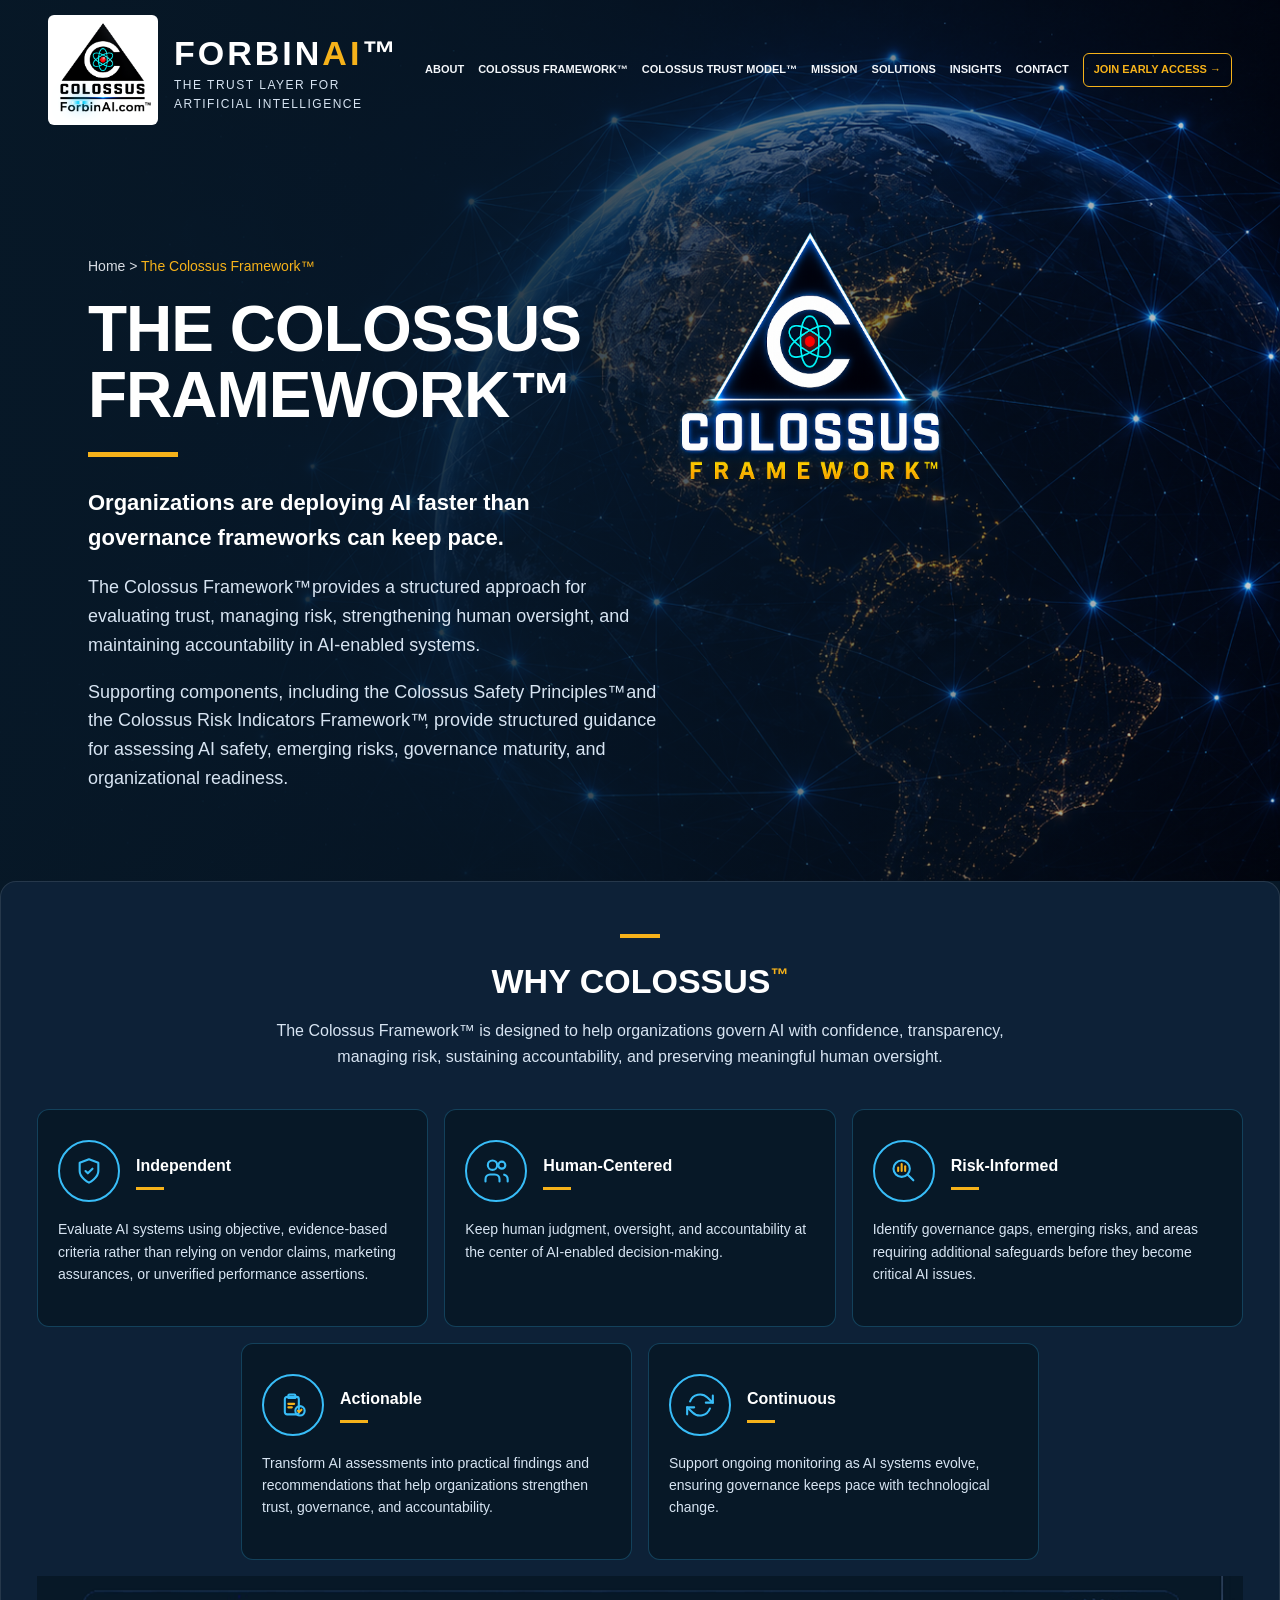
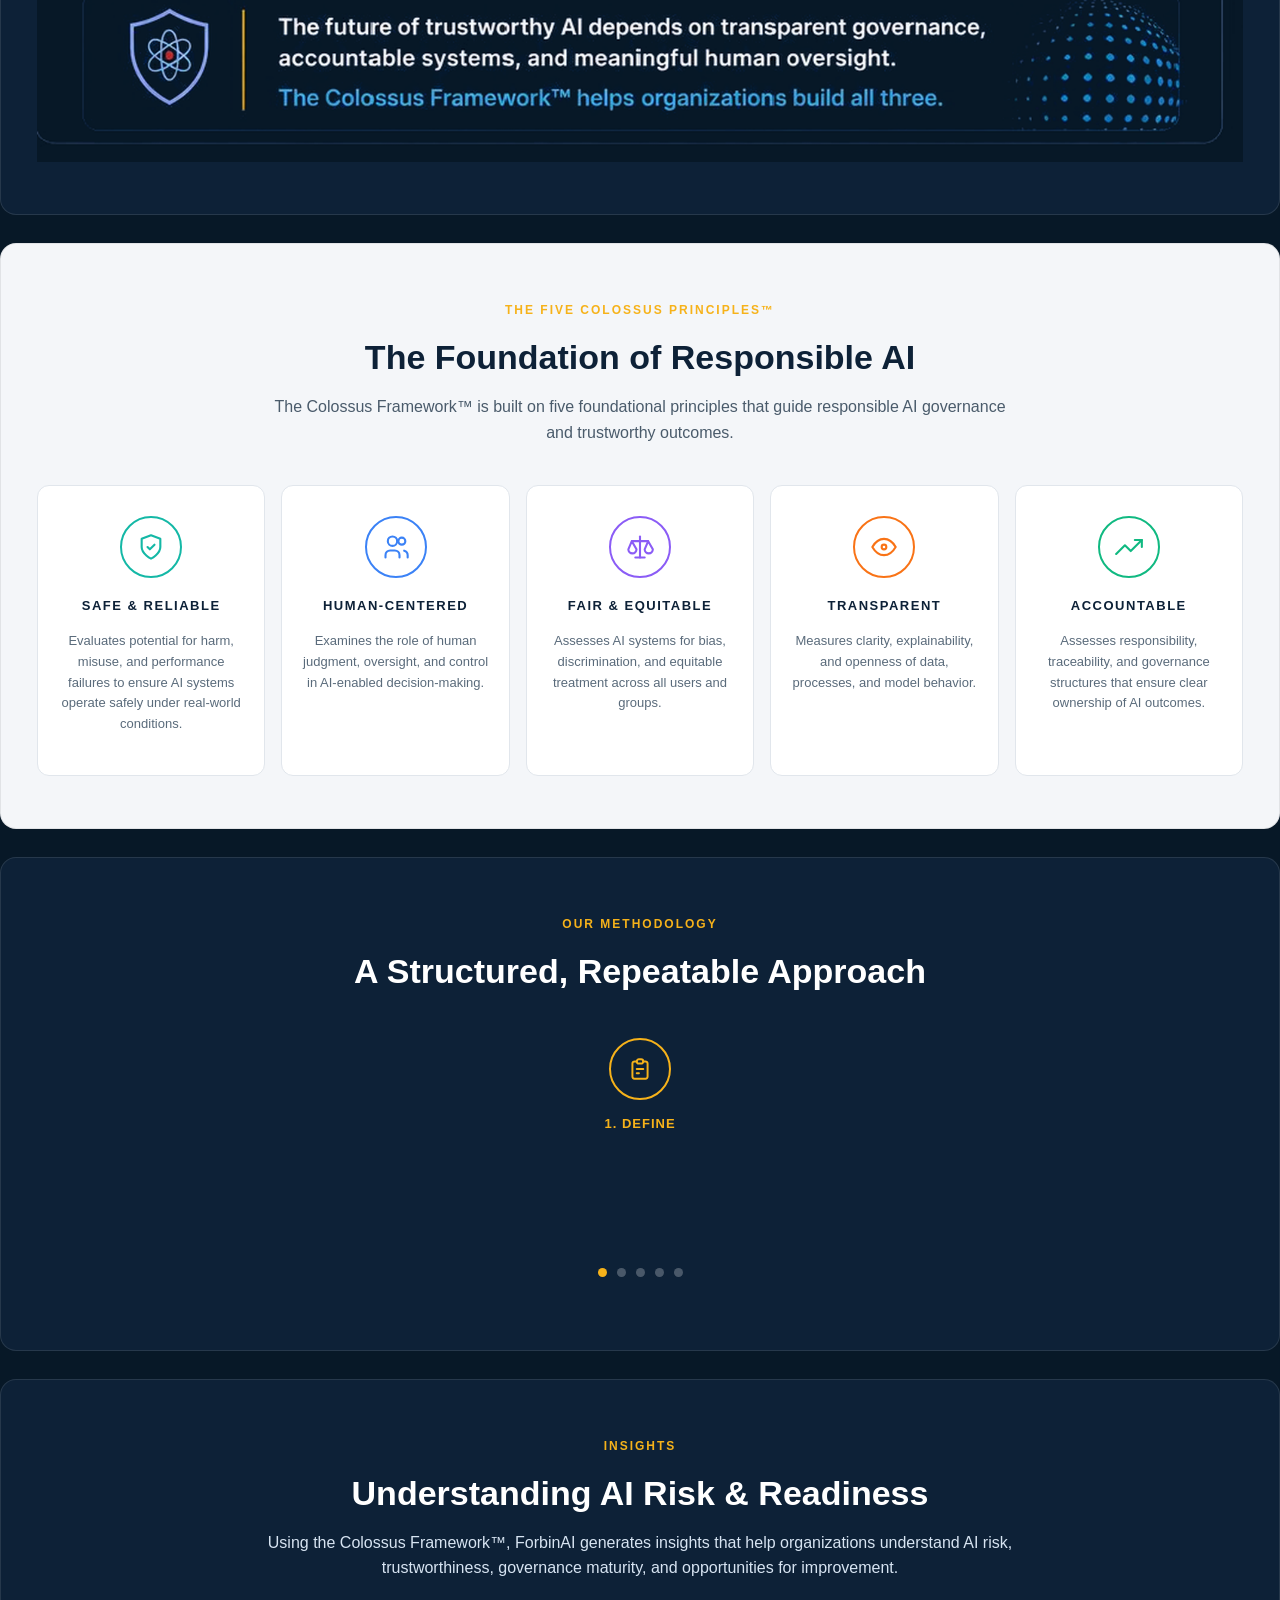
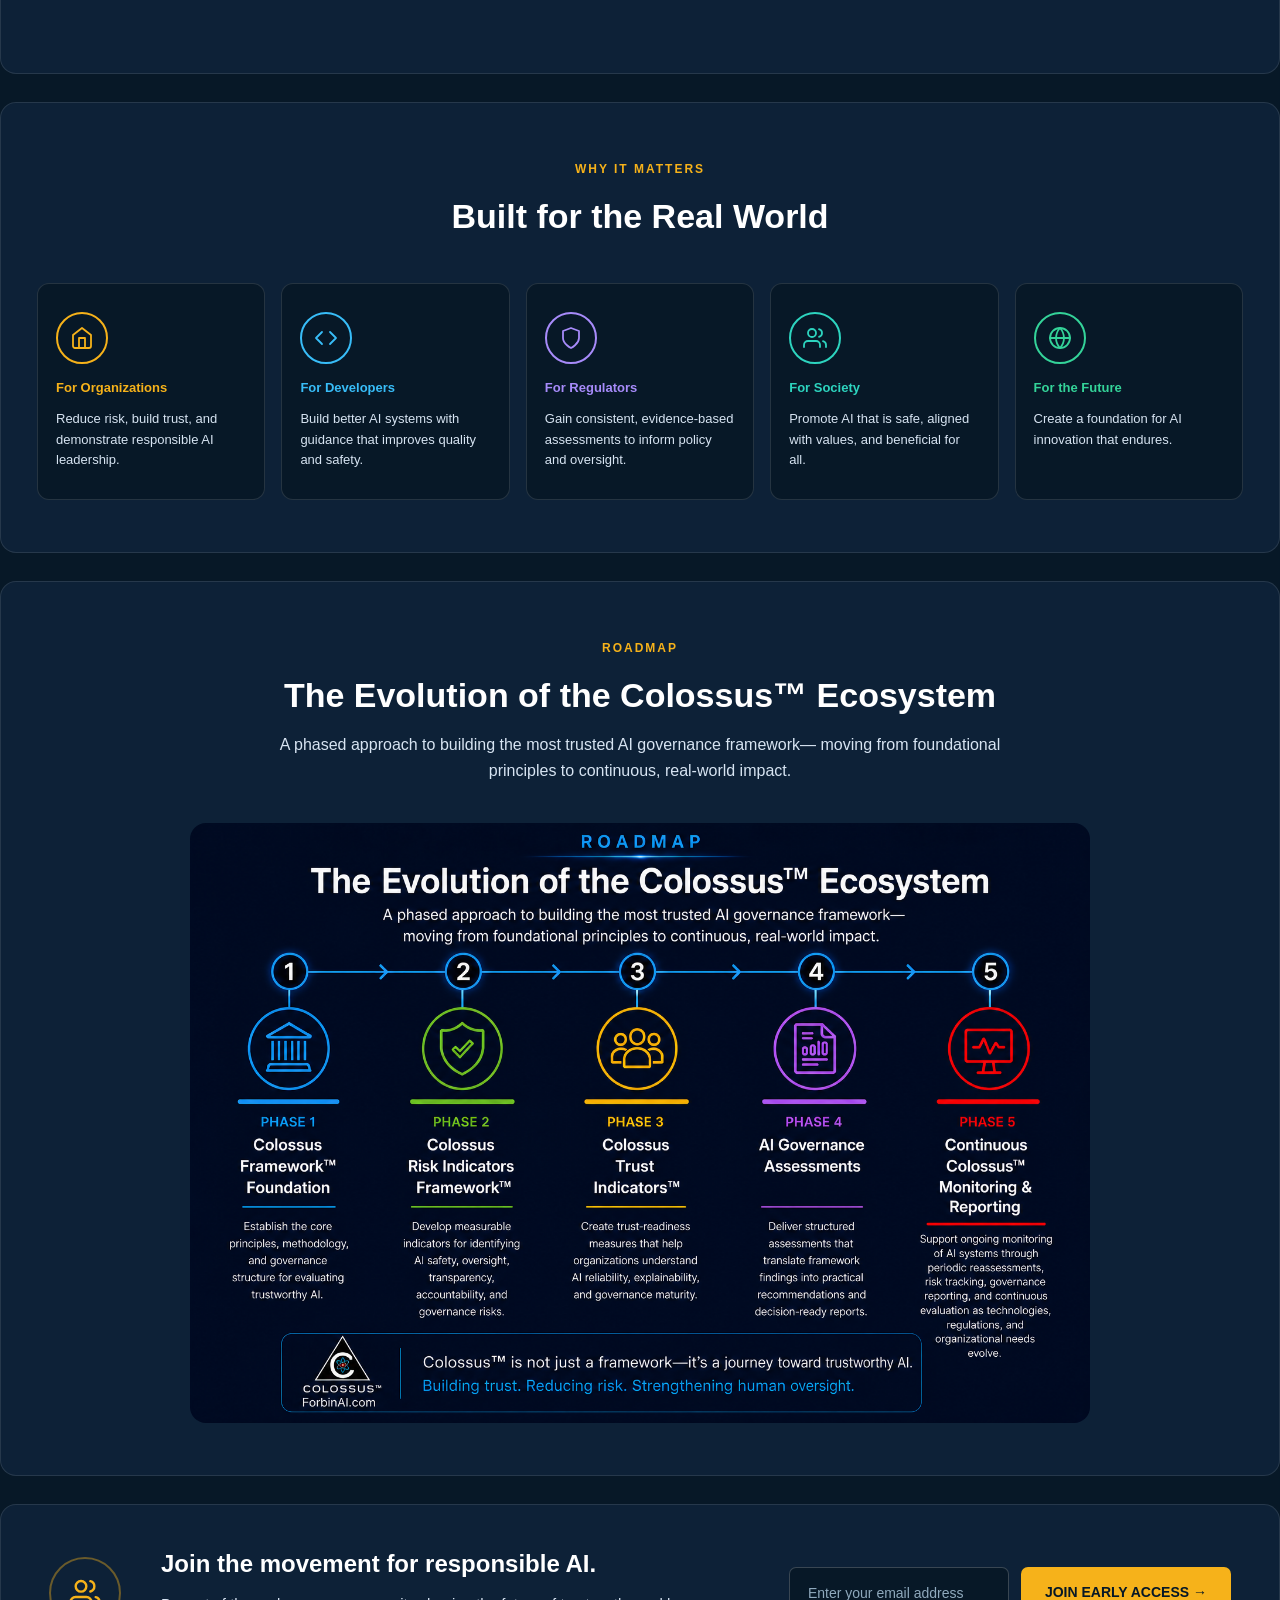
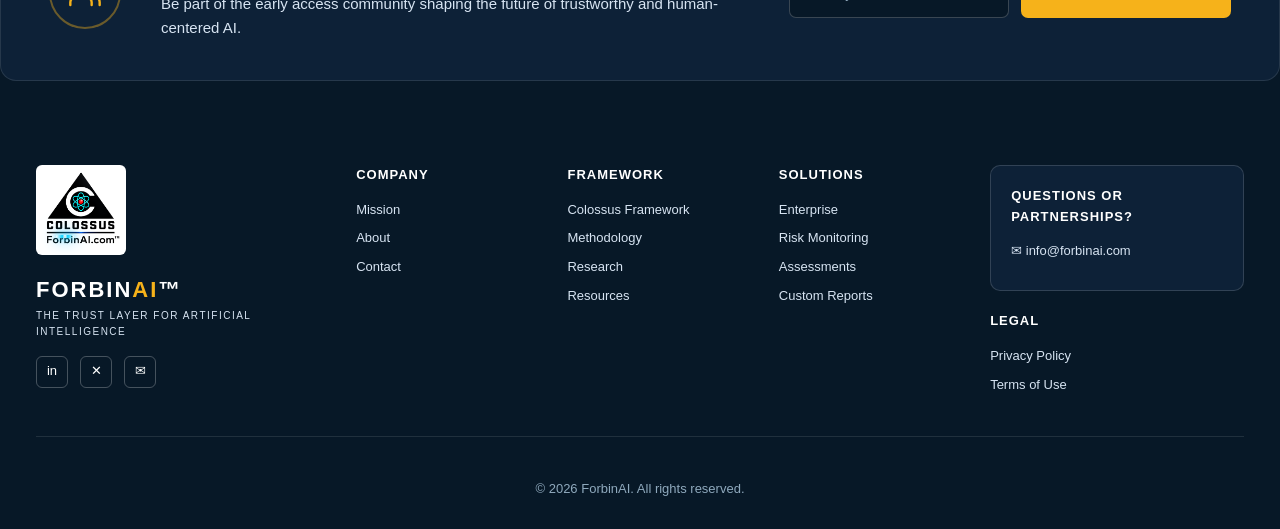
<file: index.html>
<!DOCTYPE html>
<html lang="en">
<head>
  <meta charset="UTF-8" />
  <meta name="viewport" content="width=device-width, initial-scale=1.0" />
  <title>ForbinAI | Colossus Framework™</title>
  <link rel="stylesheet" href="styles.css">

  <style>
    /* Colossus Monitoring Scan: only the blue scanner moves */
    .logo-scan-wrap {
      position: relative;
      display: inline-block;
      line-height: 0;
      flex: 0 0 auto;
    }

    .logo-scan-wrap img {
      display: block;
      width: 100%;
      height: auto;
    }

    .brand .logo-scan-wrap {
      width: 110px;
    }

    .footer-brand .logo-scan-wrap {
      width: 90px;
      margin-bottom: 10px;
    }

    .logo-scan-glow {
      position: absolute;
      top: 78%;
      left: 22%;
      width: 18px;
      height: 3px;
      border-radius: 999px;
      background: linear-gradient(90deg, transparent 0%, #00cfff 35%, #ffffff 50%, #00cfff 65%, transparent 100%);
      box-shadow:
        0 0 6px #00cfff,
        0 0 14px #00aaff,
        0 0 22px rgba(0, 207, 255, 0.65);
      pointer-events: none;
      animation: colossusScan 8s ease-in-out infinite alternate;
      opacity: 0.95;
    }

    @keyframes colossusScan {
      from { left: 22%; }
      to { left: 63%; }
    }

    @media (prefers-reduced-motion: reduce) {
      .logo-scan-glow {
        animation: none;
      }
    }
  </style>

</head>
<body>

  <div class="hero">
    <header>
      <div class="brand">
        <div class="logo-scan-wrap">
          <img src="colossus-logo-v5.png" alt="Colossus Framework Logo">
          <span class="logo-scan-glow" aria-hidden="true"></span>
        </div>
        <div>
          <div class="brand-title">FORBIN<span>AI</span>™</div>
          <div class="tagline">THE TRUST LAYER FOR ARTIFICIAL INTELLIGENCE</div>
        </div>
      </div>
      <nav>
        <a href="about.html">ABOUT</a>
        <a href="#framework">COLOSSUS FRAMEWORK™</a>
        <a href="trust.html">COLOSSUS TRUST MODEL™</a>
        <a href="mission.html">MISSION</a>
        <a href="#solutions">SOLUTIONS</a>
        <a href="#insights">INSIGHTS</a>
        <a href="#contact">CONTACT</a>
        <a class="nav-cta" href="mailto:info@forbinai.com?subject=Join%20Early%20Access">JOIN EARLY ACCESS →</a>
      </nav>
    </header>
    <div class="hero-content">
      <div class="breadcrumb"><a href="#">Home</a> &gt; <span>The Colossus Framework™</span></div>
      <h1>The Colossus<br>Framework™</h1>
      <div class="gold-line"></div>
      <p style="font-size: 22px;"><strong>Organizations are deploying AI faster than governance frameworks can keep pace.</strong></p>
      <p>The Colossus Framework<span style="margin-right:-4px;">™</span> provides a structured approach for evaluating trust, managing risk, strengthening human oversight, and maintaining accountability in AI-enabled systems.</p>
      <p>Supporting components, including the Colossus Safety Principles<span style="margin-right:-4px;">™</span> and the Colossus Risk Indicators Framework<span style="margin-right:-4px;">™</span>, provide structured guidance for assessing AI safety, emerging risks, governance maturity, and organizational readiness.</p>
    </div>
    <img class="hero-logo" src="colossus-framework-hero.png" alt="Colossus Framework Logo">
  </div>

  <!-- WHY COLOSSUS -->
  <section class="section" id="why-colossus">
    <div class="section-title">
      <div class="section-line"></div>
      <h2>WHY COLOSSUS<sup style="color:#f6b21a; font-size: 18px;">™</sup></h2>
      <p>The Colossus Framework™ is designed to help organizations govern AI with confidence, transparency, managing risk, sustaining accountability, and preserving meaningful human oversight.</p>
    </div>
    <div class="cards why-cards why-cards-top">

      <div class="card card-why">
        <div class="card-why-header">
          <div class="icon"><svg viewBox="0 0 24 24"><path d="M12 22s8-4 8-10V5l-8-3-8 3v7c0 6 8 10 8 10z"/><polyline points="9 12 11 14 15 10"/></svg></div>
          <div><h3>Independent</h3><div class="card-why-line"></div></div>
        </div>
        <p>Evaluate AI systems using objective, evidence-based criteria rather than relying on vendor claims, marketing assurances, or unverified performance assertions.</p>
      </div>

      <div class="card card-why">
        <div class="card-why-header">
          <div class="icon"><svg viewBox="0 0 24 24"><circle cx="9" cy="7" r="4"/><path d="M3 21v-2a4 4 0 0 1 4-4h4a4 4 0 0 1 4 4v2"/><circle cx="17" cy="7" r="3"/><path d="M22 21v-2a4 4 0 0 0-3-3.87"/></svg></div>
          <div><h3>Human-Centered</h3><div class="card-why-line"></div></div>
        </div>
        <p>Keep human judgment, oversight, and accountability at the center of AI-enabled decision-making.</p>
      </div>

      <div class="card card-why">
        <div class="card-why-header">
          <div class="icon"><svg viewBox="0 0 24 24"><circle cx="10" cy="10" r="7"/><line x1="20" y1="20" x2="15" y2="15"/><line x1="7" y1="12" x2="7" y2="9" style="stroke:#f6b21a"/><line x1="10" y1="12" x2="10" y2="6" style="stroke:#f6b21a"/><line x1="13" y1="12" x2="13" y2="8" style="stroke:#f6b21a"/></svg></div>
          <div><h3>Risk-Informed</h3><div class="card-why-line"></div></div>
        </div>
        <p>Identify governance gaps, emerging risks, and areas requiring additional safeguards before they become critical AI issues.</p>
      </div>

    </div>

    <div class="cards why-cards why-cards-bottom">

      <div class="card card-why">
        <div class="card-why-header">
          <div class="icon"><svg viewBox="0 0 24 24"><rect x="5" y="5" width="12" height="15" rx="2"/><path d="M9 3h4a1 1 0 0 1 1 1v2H8V4a1 1 0 0 1 1-1z"/><line x1="8" y1="11" x2="13" y2="11" style="stroke:#f6b21a"/><line x1="8" y1="14" x2="11" y2="14" style="stroke:#f6b21a"/><circle cx="18" cy="17" r="4"/><polyline points="16.3 17 17.3 18 19.3 16" style="stroke:#f6b21a"/></svg></div>
          <div><h3>Actionable</h3><div class="card-why-line"></div></div>
        </div>
        <p>Transform AI assessments into practical findings and recommendations that help organizations strengthen trust, governance, and accountability.</p>
      </div>

      <div class="card card-why">
        <div class="card-why-header">
          <div class="icon"><svg viewBox="0 0 24 24"><path d="M23 4v6h-6"/><path d="M1 20v-6h6"/><path d="M3.51 9a9 9 0 0 1 14.85-3.36L23 10"/><path d="M20.49 15a9 9 0 0 1-14.85 3.36L1 14"/></svg></div>
          <div><h3>Continuous</h3><div class="card-why-line"></div></div>
        </div>
        <p>Support ongoing monitoring as AI systems evolve, ensuring governance keeps pace with technological change.</p>
      </div>

    </div>

    <div class="why-callout-image-wrapper">
  <img
    src="why_colossus_callout_exact.png?v=2"
    alt="Why Colossus Callout"
    class="why-callout-image">
</div>
</section>

  <!-- FIVE PRINCIPLES -->
  <section class="section section-light" id="framework">
    <div class="section-title">
      <small>The Five Colossus Principles™</small>
      <h2>The Foundation of Responsible AI</h2>
      <p>The Colossus Framework™ is built on five foundational principles that guide responsible AI governance and trustworthy outcomes.</p>
    </div>
    <div class="cards cards-light">

      <div class="card card-light">
        <div class="icon icon-light icon-light-1"><svg viewBox="0 0 24 24"><path d="M12 22s8-4 8-10V5l-8-3-8 3v7c0 6 8 10 8 10z"/><polyline points="9 12 11 14 15 10"/></svg></div>
        <h3>Safe &amp; Reliable</h3>
        <p>Evaluates potential for harm, misuse, and performance failures to ensure AI systems operate safely under real-world conditions.</p>
      </div>

      <div class="card card-light">
        <div class="icon icon-light icon-light-2"><svg viewBox="0 0 24 24"><circle cx="9" cy="7" r="4"/><path d="M3 21v-2a4 4 0 0 1 4-4h4a4 4 0 0 1 4 4v2"/><circle cx="17" cy="7" r="3"/><path d="M22 21v-2a4 4 0 0 0-3-3.87"/></svg></div>
        <h3>Human-Centered</h3>
        <p>Examines the role of human judgment, oversight, and control in AI-enabled decision-making.</p>
      </div>

      <div class="card card-light">
        <div class="icon icon-light icon-light-3"><svg viewBox="0 0 24 24"><line x1="12" y1="3" x2="12" y2="21"/><path d="M5 7l-3 7a3.5 3.5 0 0 0 7 0z"/><path d="M19 7l-3 7a3.5 3.5 0 0 0 7 0z"/><line x1="5" y1="7" x2="19" y2="7"/><line x1="8" y1="21" x2="16" y2="21"/></svg></div>
        <h3>Fair &amp; Equitable</h3>
        <p>Assesses AI systems for bias, discrimination, and equitable treatment across all users and groups.</p>
      </div>

      <div class="card card-light">
        <div class="icon icon-light icon-light-4"><svg viewBox="0 0 24 24"><circle cx="12" cy="12" r="2"/><path d="M22 12c-2.667 4.667-6 7-10 7s-7.333-2.333-10-7c2.667-4.667 6-7 10-7s7.333 2.333 10 7"/></svg></div>
        <h3>Transparent</h3>
        <p>Measures clarity, explainability, and openness of data, processes, and model behavior.</p>
      </div>

      <div class="card card-light">
        <div class="icon icon-light icon-light-5"><svg viewBox="0 0 24 24"><polyline points="23 6 13.5 15.5 8.5 10.5 1 18"/><polyline points="17 6 23 6 23 12"/></svg></div>
        <h3>Accountable</h3>
        <p>Assesses responsibility, traceability, and governance structures that ensure clear ownership of AI outcomes.</p>
      </div>

    </div>
  </section>

  <!-- METHODOLOGY -->
  <section class="section" id="methodology">
    <div class="section-title">
      <small>Our Methodology</small>
      <h2>A Structured, Repeatable Approach</h2>
    </div>
    <div class="method" id="method-slideshow">

      <div class="step-wrapper" data-index="0">
        <div class="step step-define">
          <div class="step-icon-wrap"><div class="step-icon"><svg viewBox="0 0 24 24"><path d="M9 5H7a2 2 0 0 0-2 2v12a2 2 0 0 0 2 2h10a2 2 0 0 0 2-2V7a2 2 0 0 0-2-2h-2"/><rect x="9" y="3" width="6" height="4" rx="2"/><line x1="9" y1="12" x2="15" y2="12"/><line x1="9" y1="16" x2="11" y2="16"/></svg></div></div>
          <strong class="step-label">1. DEFINE</strong>
          <p class="step-desc">Define the AI system, use case, stakeholders, and Colossus evaluation scope.</p>
        </div>
      </div>

      <div class="step-wrapper" data-index="1">
        <div class="step step-assess">
          <div class="step-icon-wrap"><div class="step-icon"><svg viewBox="0 0 24 24"><circle cx="11" cy="11" r="8"/><line x1="21" y1="21" x2="16.65" y2="16.65"/></svg></div></div>
          <strong class="step-label">2. ASSESS</strong>
          <p class="step-desc">Evaluate the system against the Colossus Framework™ principles: Safety, Transparency, Accountability, Fairness, and Oversight.</p>
        </div>
      </div>

      <div class="step-wrapper" data-index="2">
        <div class="step step-score">
          <div class="step-icon-wrap"><div class="step-icon"><svg viewBox="0 0 24 24"><line x1="18" y1="20" x2="18" y2="10"/><line x1="12" y1="20" x2="12" y2="4"/><line x1="6" y1="20" x2="6" y2="14"/></svg></div></div>
          <strong class="step-label">3. SCORE</strong>
          <p class="step-desc">Generate Colossus risk scores with evidence-based quantitative and qualitative findings.</p>
        </div>
      </div>

      <div class="step-wrapper" data-index="3">
        <div class="step step-recommend">
          <div class="step-icon-wrap"><div class="step-icon"><svg viewBox="0 0 24 24"><path d="M12 22s8-4 8-10V5l-8-3-8 3v7c0 6 8 10 8 10z"/><polyline points="9 12 11 14 15 10"/></svg></div></div>
          <strong class="step-label">4. RECOMMEND</strong>
          <p class="step-desc">Provide Colossus-aligned recommendations to reduce risk and strengthen governance.</p>
        </div>
      </div>

      <div class="step-wrapper" data-index="4">
        <div class="step step-monitor">
          <div class="step-icon-wrap"><div class="step-icon"><svg viewBox="0 0 24 24"><polyline points="22 12 18 12 15 21 9 3 6 12 2 12"/></svg></div></div>
          <strong class="step-label">5. MONITOR</strong>
          <p class="step-desc">Continuously monitor compliance with the Colossus Framework™, identifying emerging risks and changes requiring reassessment.</p>
        </div>
      </div>

      <div class="slide-dots">
        <div class="slide-dot"></div>
        <div class="slide-dot"></div>
        <div class="slide-dot"></div>
        <div class="slide-dot"></div>
        <div class="slide-dot"></div>
      </div>

    </div>
  </section>

  <!-- INSIGHTS -->
  <section class="section" id="insights">
    <div class="section-title">
      <small>Insights</small>
      <h2>Understanding AI Risk &amp; Readiness</h2>
      <p>Using the Colossus Framework™, ForbinAI generates insights that help organizations understand AI risk, trustworthiness, governance maturity, and opportunities for improvement.</p>
    </div>
  </section>

  <!-- BUILT FOR THE REAL WORLD -->
  <section class="section" id="solutions">
    <div class="section-title">
      <small>Why It Matters</small>
      <h2>Built for the Real World</h2>
    </div>
    <div class="audience-cards">

      <div class="audience-card aud-orgs">
        <div class="aud-icon"><svg viewBox="0 0 24 24"><path d="M3 9l9-7 9 7v11a2 2 0 0 1-2 2H5a2 2 0 0 1-2-2z"/><polyline points="9 22 9 12 15 12 15 22"/></svg></div>
        <h4>For Organizations</h4>
        <p>Reduce risk, build trust, and demonstrate responsible AI leadership.</p>
      </div>

      <div class="audience-card aud-devs">
        <div class="aud-icon"><svg viewBox="0 0 24 24"><polyline points="16 18 22 12 16 6"/><polyline points="8 6 2 12 8 18"/></svg></div>
        <h4>For Developers</h4>
        <p>Build better AI systems with guidance that improves quality and safety.</p>
      </div>

      <div class="audience-card aud-regs">
        <div class="aud-icon"><svg viewBox="0 0 24 24"><path d="M12 22s8-4 8-10V5l-8-3-8 3v7c0 6 8 10 8 10z"/></svg></div>
        <h4>For Regulators</h4>
        <p>Gain consistent, evidence-based assessments to inform policy and oversight.</p>
      </div>

      <div class="audience-card aud-soc">
        <div class="aud-icon"><svg viewBox="0 0 24 24"><path d="M17 21v-2a4 4 0 0 0-4-4H5a4 4 0 0 0-4 4v2"/><circle cx="9" cy="7" r="4"/><path d="M23 21v-2a4 4 0 0 0-3-3.87"/><path d="M16 3.13a4 4 0 0 1 0 7.75"/></svg></div>
        <h4>For Society</h4>
        <p>Promote AI that is safe, aligned with values, and beneficial for all.</p>
      </div>

      <div class="audience-card aud-future">
        <div class="aud-icon"><svg viewBox="0 0 24 24"><circle cx="12" cy="12" r="10"/><line x1="2" y1="12" x2="22" y2="12"/><path d="M12 2a15.3 15.3 0 0 1 4 10 15.3 15.3 0 0 1-4 10 15.3 15.3 0 0 1-4-10 15.3 15.3 0 0 1 4-10z"/></svg></div>
        <h4>For the Future</h4>
        <p>Create a foundation for AI innovation that endures.</p>
      </div>

    </div>
  </section>

  
<!-- ROADMAP -->
<section class="section" id="roadmap">
  <div class="section-title">
    <small>Roadmap</small>
    <h2>The Evolution of the Colossus™ Ecosystem</h2>
    <p>
      A phased approach to building the most trusted AI governance framework—
      moving from foundational principles to continuous, real-world impact.
    </p>
  </div>

  <div class="roadmap-image-wrapper">
    <img
      src="colossus-roadmap-v1.png"
      alt="Colossus Roadmap"
      class="roadmap-image">
  </div>
</section>

  <div class="cta-banner" id="contact">
    <div class="cta-banner-icon">
      <svg viewBox="0 0 24 24"><path d="M17 21v-2a4 4 0 0 0-4-4H5a4 4 0 0 0-4 4v2"/><circle cx="9" cy="7" r="4"/><path d="M23 21v-2a4 4 0 0 0-3-3.87"/><path d="M16 3.13a4 4 0 0 1 0 7.75"/></svg>
    </div>
    <div class="cta-banner-text">
      <h2>Join the movement for responsible AI.</h2>
      <p>Be part of the early access community shaping the future of trustworthy and human-centered AI.</p>
    </div>
    <div class="cta-banner-form">
      <input type="email" placeholder="Enter your email address">
      <a class="btn btn-primary" href="mailto:info@forbinai.com?subject=Join%20Early%20Access">JOIN EARLY ACCESS →</a>
    </div>
  </div>

  <div class="footer-wrapper">
    <div class="footer-grid">
      <div class="footer-brand">
        <div class="logo-scan-wrap">
          <img src="colossus-logo-v5.png" alt="Colossus Logo">
          <span class="logo-scan-glow" aria-hidden="true"></span>
        </div>
        <div class="brand-title">FORBIN<span style="color:#f6b21a">AI</span>™</div>
        <div class="tagline">THE TRUST LAYER FOR ARTIFICIAL INTELLIGENCE</div>
        <div class="footer-social">
          <a href="#" aria-label="LinkedIn">in</a>
          <a href="#" aria-label="Twitter">✕</a>
          <a href="mailto:info@forbinai.com" aria-label="Email">✉</a>
        </div>
      </div>
      <div class="footer-col">
        <h4>Company</h4>
        <a href="mission.html">Mission</a>
        <a href="#about">About</a>
        <a href="#contact">Contact</a>
      </div>
      <div class="footer-col">
        <h4>Framework</h4>
        <a href="#framework">Colossus Framework</a>
        <a href="#methodology">Methodology</a>
        <a href="javascript:void(0)">Research</a>
        <a href="javascript:void(0)">Resources</a>
      </div>
      <div class="footer-col">
        <h4>Solutions</h4>
        <a href="javascript:void(0)">Enterprise</a>
        <a href="javascript:void(0)">Risk Monitoring</a>
        <a href="javascript:void(0)">Assessments</a>
        <a href="javascript:void(0)">Custom Reports</a>
      </div>
      <div class="footer-col">
        <div class="footer-contact-box">
          <h4>Questions or Partnerships?</h4>
          <a href="mailto:info@forbinai.com">✉ info@forbinai.com</a>
        </div>
        <h4>Legal</h4>
        <a href="#" style="display:block; color:#d7e4f2; font-size:13px; margin-bottom:8px;">Privacy Policy</a>
        <a href="#" style="display:block; color:#d7e4f2; font-size:13px; margin-bottom:8px;">Terms of Use</a>
      </div>
    </div>
  </div>

  <div class="copyright">© 2026 ForbinAI. All rights reserved.</div>

  <script>
    const navLinks = document.querySelectorAll('nav a:not(.nav-cta)');
    navLinks.forEach(link => {
      link.addEventListener('click', () => {
        navLinks.forEach(l => l.classList.remove('active'));
        link.classList.add('active');
      });
    });

    // Methodology slideshow: icon -> label -> description, one step at a time,
    // then all five shown together, then loops back to the start.
    const slideshow = document.getElementById('method-slideshow');
    const slides = slideshow.querySelectorAll('.step-wrapper');
    const dots = slideshow.querySelectorAll('.slide-dot');
    let slideshowStarted = false;

    function clearSlide(slide) {
      slide.classList.remove('active-slide');
      slide.querySelector('.step-icon-wrap').classList.remove('show');
      slide.querySelector('.step-label').classList.remove('show');
      slide.querySelector('.step-desc').classList.remove('show');
    }

    function showAllTogether() {
      dots.forEach(d => d.classList.remove('dot-active'));
      slideshow.classList.add('grid-mode');
      slides.forEach(slide => {
        slide.classList.add('active-slide');
        slide.querySelector('.step-icon-wrap').classList.add('show');
        slide.querySelector('.step-label').classList.add('show');
        slide.querySelector('.step-desc').classList.add('show');
      });

      // Hold the full picture, then reset and restart the cycle
      setTimeout(() => {
        slides.forEach(clearSlide);
        slideshow.classList.remove('grid-mode');
        setTimeout(() => playSlide(0), 400);
      }, 3500);
    }

    function playSlide(index) {
      slides.forEach(clearSlide);
      dots.forEach(d => d.classList.remove('dot-active'));

      const slide = slides[index];
      slide.classList.add('active-slide');
      dots[index].classList.add('dot-active');

      const icon = slide.querySelector('.step-icon-wrap');
      const label = slide.querySelector('.step-label');
      const desc = slide.querySelector('.step-desc');

      setTimeout(() => icon.classList.add('show'), 100);
      setTimeout(() => label.classList.add('show'), 600);
      setTimeout(() => desc.classList.add('show'), 1100);

      setTimeout(() => {
        if (index + 1 < slides.length) {
          playSlide(index + 1);
        } else {
          showAllTogether();
        }
      }, 3800);
    }

    const slideObserver = new IntersectionObserver((entries) => {
      entries.forEach(entry => {
        if (entry.isIntersecting && !slideshowStarted) {
          slideshowStarted = true;
          playSlide(0);
        }
      });
    }, { threshold: 0.25 });
    slideObserver.observe(slideshow);
  </script>

</body>
</html>
</file>
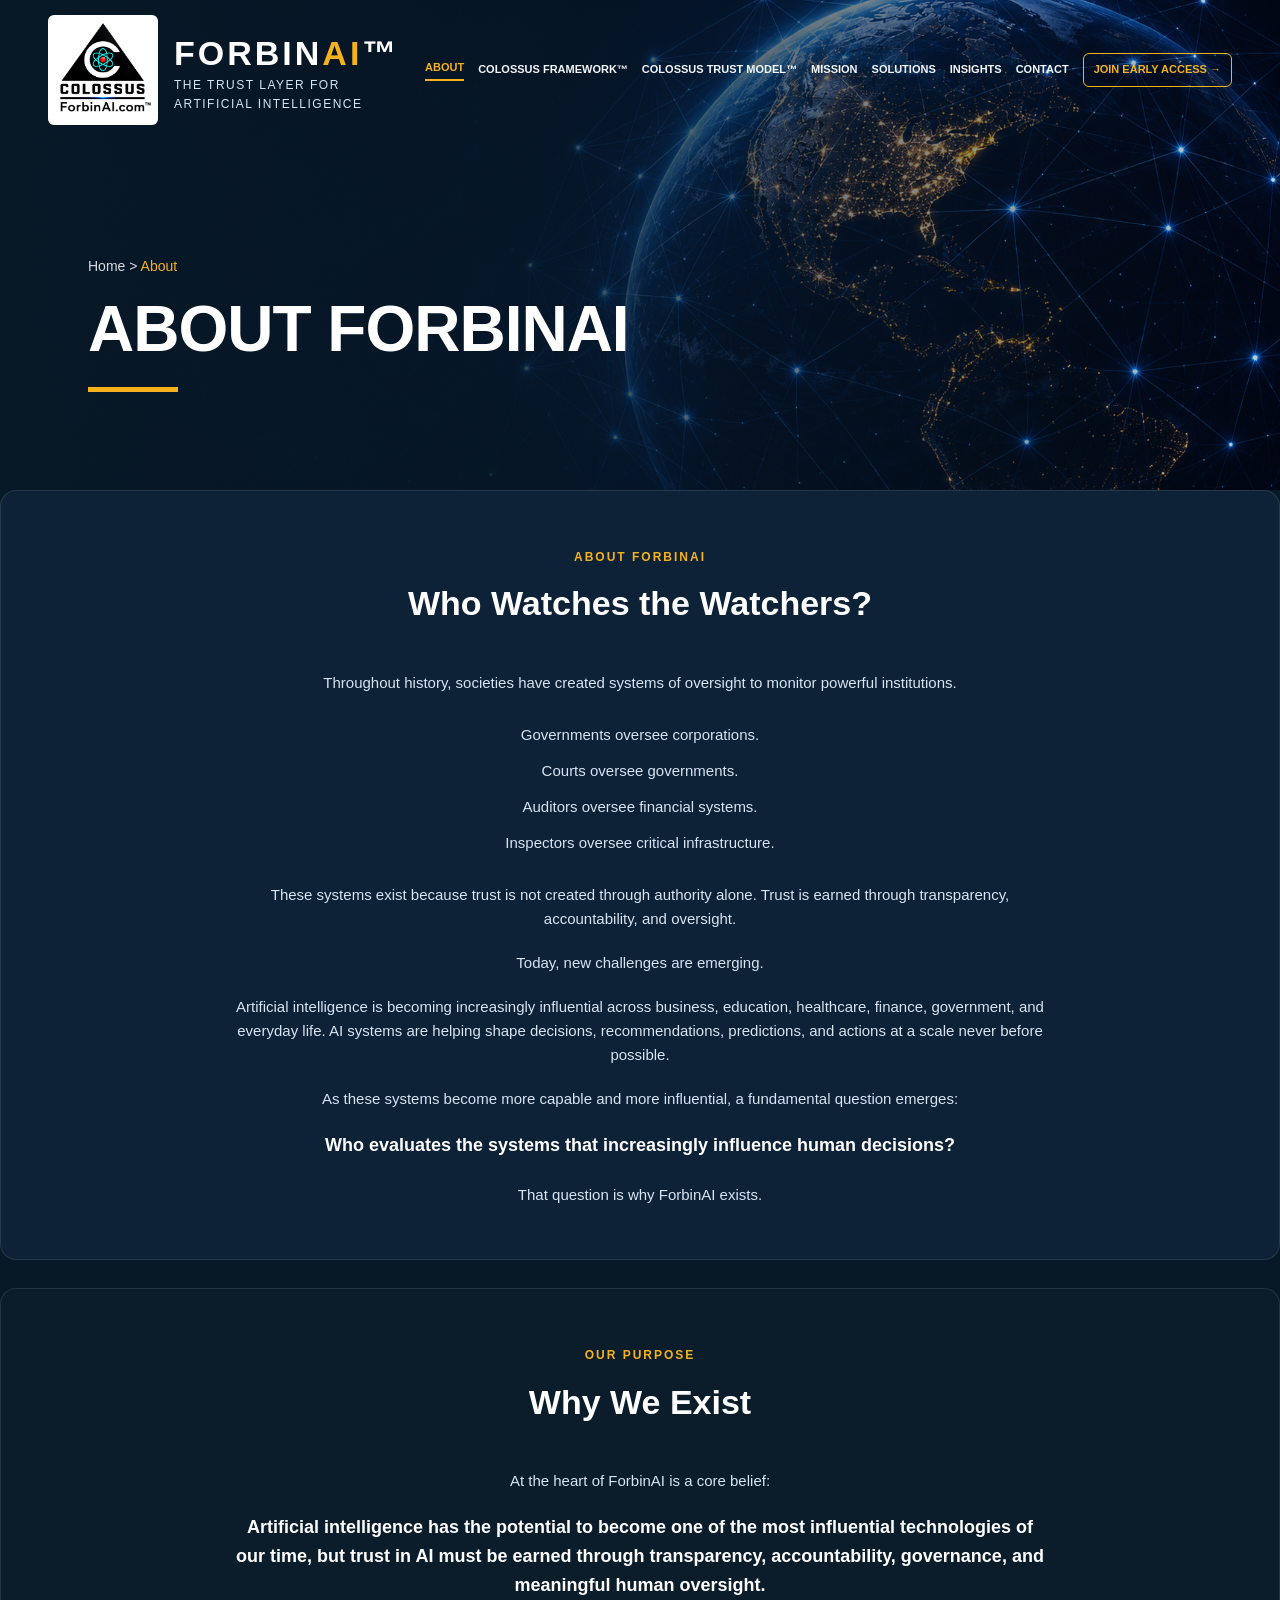
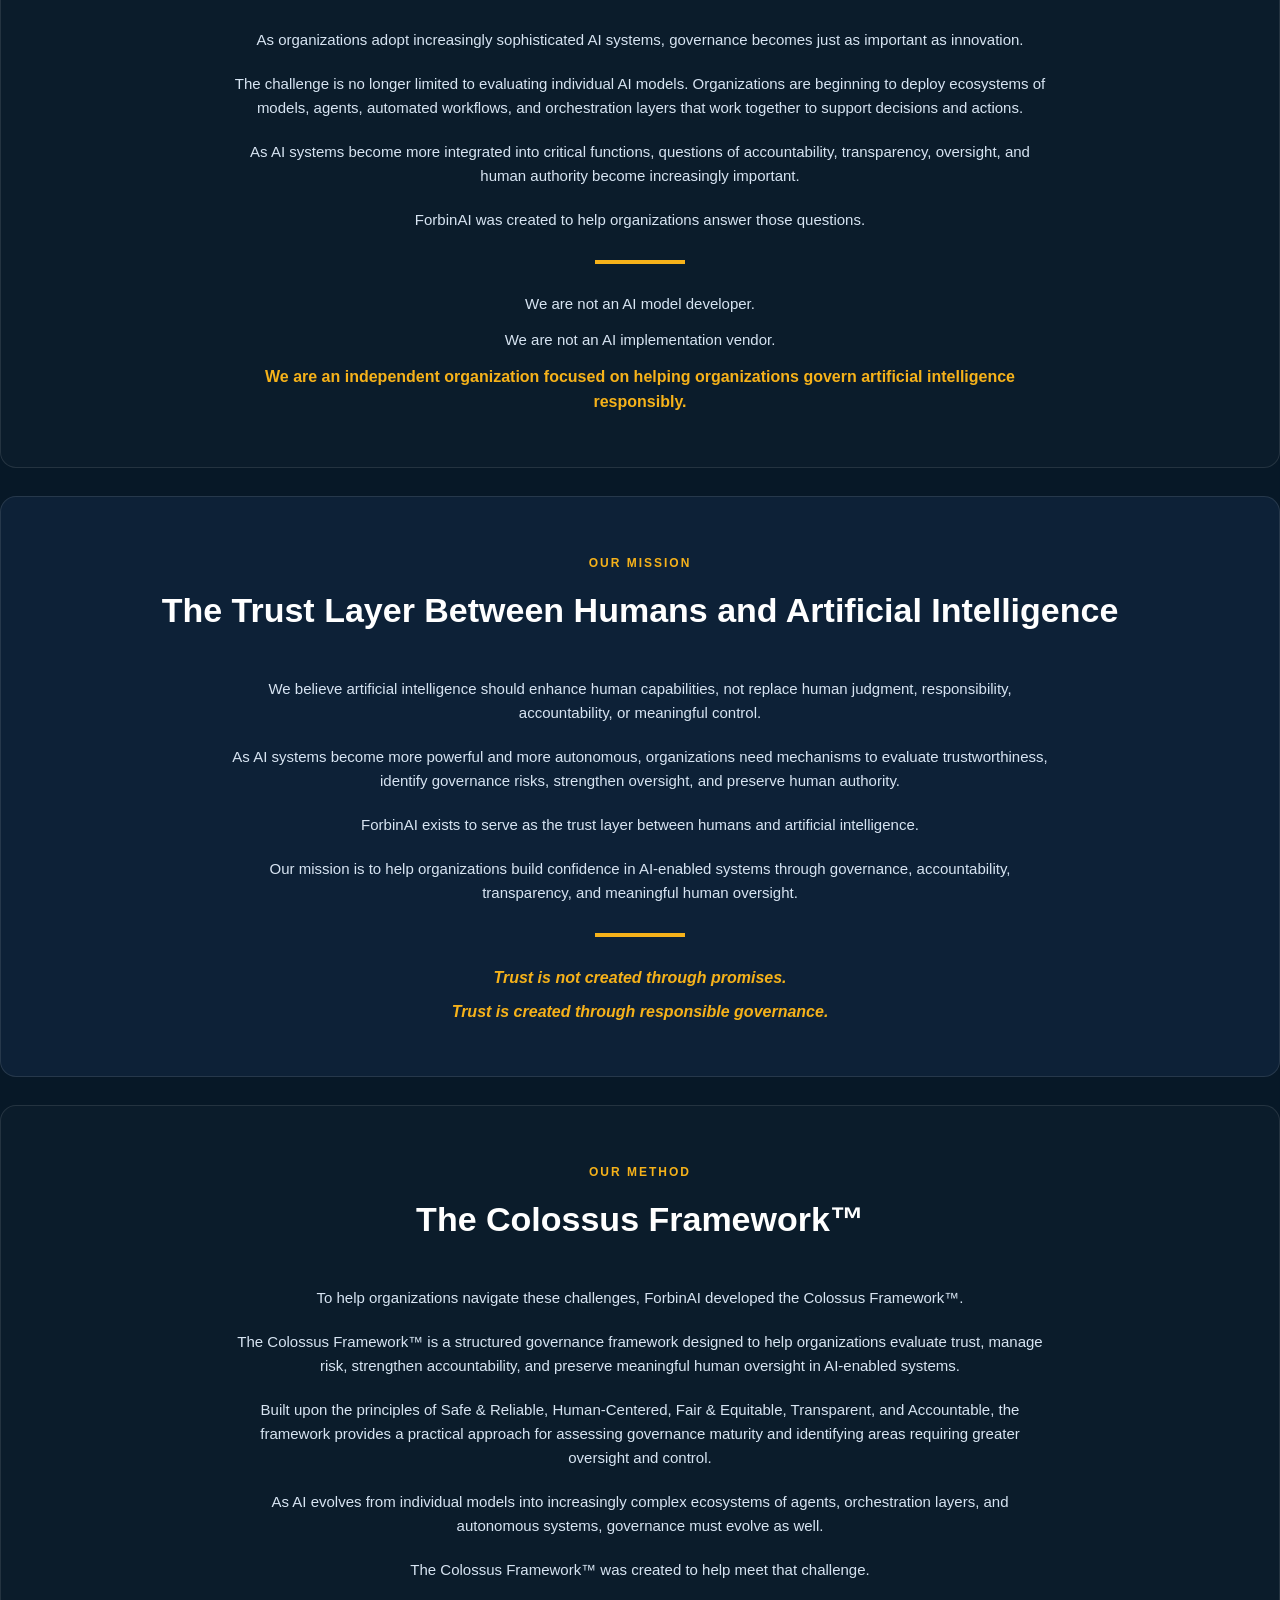
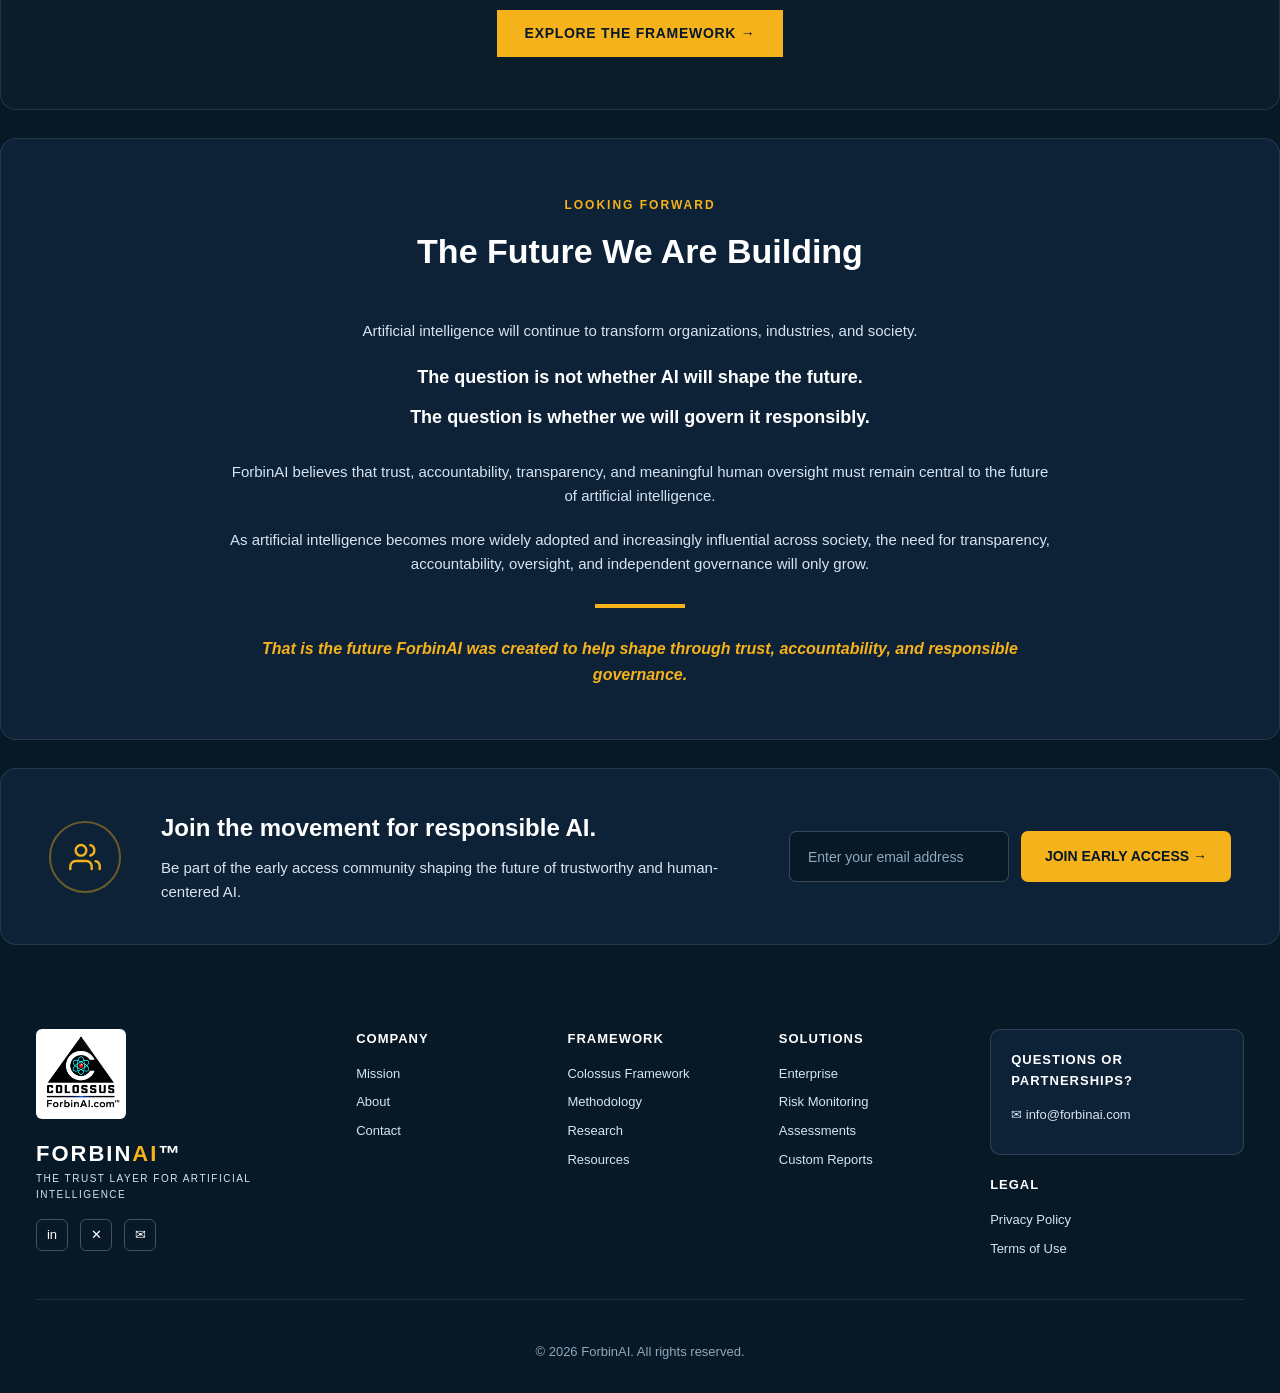
<file: about.html>
<!DOCTYPE html>
<html lang="en">
<head>
  <meta charset="UTF-8" />
  <meta name="viewport" content="width=device-width, initial-scale=1.0" />
  <title>ForbinAI | About</title>
  <link rel="stylesheet" href="styles.css">
</head>
<body>

  <div class="hero" style="min-height: 320px;">
    <header>
      <div class="brand">
        <img src="colossus-logo-v5.png" alt="Colossus Framework Logo">
        <div>
          <div class="brand-title">FORBIN<span>AI</span>™</div>
          <div class="tagline">THE TRUST LAYER FOR ARTIFICIAL INTELLIGENCE</div>
        </div>
      </div>
      <nav>
        <a href="about.html" class="active">ABOUT</a>
        <a href="index.html#framework">COLOSSUS FRAMEWORK™</a>
        <a href="trust.html">COLOSSUS TRUST MODEL™</a>
        <a href="mission.html">MISSION</a>
        <a href="index.html#solutions">SOLUTIONS</a>
        <a href="index.html#insights">INSIGHTS</a>
        <a href="index.html#contact">CONTACT</a>
        <a class="nav-cta" href="mailto:info@forbinai.com?subject=Join%20Early%20Access">JOIN EARLY ACCESS →</a>
      </nav>
    </header>
    <div class="hero-content">
      <div class="breadcrumb"><a href="index.html">Home</a> &gt; <span>About</span></div>
      <h1>About ForbinAI</h1>
      <div class="gold-line"></div>
    </div>
  </div>

  <!-- WHO WATCHES THE WATCHERS -->
  <section class="section" id="about-intro">
    <div class="section-title">
      <small>About ForbinAI</small>
      <h2>Who Watches the Watchers?</h2>
    </div>
    <div style="max-width: 820px; margin: 0 auto; text-align: center;">
      <p style="font-size: 15px; color: #d7e4f2; margin-bottom: 20px;">Throughout history, societies have created systems of oversight to monitor powerful institutions.</p>

      <div style="margin: 28px auto; text-align: center;">
        <p style="font-size: 15px; color: #d7e4f2; margin-bottom: 12px;">Governments oversee corporations.</p>
        <p style="font-size: 15px; color: #d7e4f2; margin-bottom: 12px;">Courts oversee governments.</p>
        <p style="font-size: 15px; color: #d7e4f2; margin-bottom: 12px;">Auditors oversee financial systems.</p>
        <p style="font-size: 15px; color: #d7e4f2; margin-bottom: 12px;">Inspectors oversee critical infrastructure.</p>
      </div>

      <p style="font-size: 15px; color: #d7e4f2; margin-bottom: 20px;">These systems exist because trust is not created through authority alone. Trust is earned through transparency, accountability, and oversight.</p>
      <p style="font-size: 15px; color: #d7e4f2; margin-bottom: 20px;">Today, new challenges are emerging.</p>
      <p style="font-size: 15px; color: #d7e4f2; margin-bottom: 20px;">Artificial intelligence is becoming increasingly influential across business, education, healthcare, finance, government, and everyday life. AI systems are helping shape decisions, recommendations, predictions, and actions at a scale never before possible.</p>
      <p style="font-size: 15px; color: #d7e4f2; margin-bottom: 20px;">As these systems become more capable and more influential, a fundamental question emerges:</p>
      <p style="font-size: 18px; color: #fff; font-weight: 700; margin-bottom: 24px;">Who evaluates the systems that increasingly influence human decisions?</p>
      <p style="font-size: 15px; color: #d7e4f2; margin-bottom: 0;">That question is why ForbinAI exists.</p>
    </div>
  </section>

  <!-- WHY WE EXIST -->
  <section class="section" id="why-we-exist" style="background: rgba(255,255,255,0.02);">
    <div class="section-title">
      <small>Our Purpose</small>
      <h2>Why We Exist</h2>
    </div>
    <div style="max-width: 820px; margin: 0 auto; text-align: center;">
      <p style="font-size: 15px; color: #d7e4f2; margin-bottom: 20px;">At the heart of ForbinAI is a core belief:</p>
      <p style="font-size: 18px; color: #fff; font-weight: 700; margin-bottom: 28px;">Artificial intelligence has the potential to become one of the most influential technologies of our time, but trust in AI must be earned through transparency, accountability, governance, and meaningful human oversight.</p>
      <p style="font-size: 15px; color: #d7e4f2; margin-bottom: 20px;">As organizations adopt increasingly sophisticated AI systems, governance becomes just as important as innovation.</p>
      <p style="font-size: 15px; color: #d7e4f2; margin-bottom: 20px;">The challenge is no longer limited to evaluating individual AI models. Organizations are beginning to deploy ecosystems of models, agents, automated workflows, and orchestration layers that work together to support decisions and actions.</p>
      <p style="font-size: 15px; color: #d7e4f2; margin-bottom: 20px;">As AI systems become more integrated into critical functions, questions of accountability, transparency, oversight, and human authority become increasingly important.</p>
      <p style="font-size: 15px; color: #d7e4f2; margin-bottom: 28px;">ForbinAI was created to help organizations answer those questions.</p>

      <div style="width: 90px; height: 4px; background: #f6b21a; margin: 28px auto;"></div>

      <p style="font-size: 15px; color: #d7e4f2; margin-bottom: 12px;">We are not an AI model developer.</p>
      <p style="font-size: 15px; color: #d7e4f2; margin-bottom: 12px;">We are not an AI implementation vendor.</p>
      <p style="font-size: 16px; color: #f6b21a; font-weight: 600; margin-bottom: 0;">We are an independent organization focused on helping organizations govern artificial intelligence responsibly.</p>
    </div>
  </section>

  <!-- THE TRUST LAYER -->
  <section class="section" id="trust-layer">
    <div class="section-title">
      <small>Our Mission</small>
      <h2>The Trust Layer Between Humans and Artificial Intelligence</h2>
    </div>
    <div style="max-width: 820px; margin: 0 auto; text-align: center;">
      <p style="font-size: 15px; color: #d7e4f2; margin-bottom: 20px;">We believe artificial intelligence should enhance human capabilities, not replace human judgment, responsibility, accountability, or meaningful control.</p>
      <p style="font-size: 15px; color: #d7e4f2; margin-bottom: 20px;">As AI systems become more powerful and more autonomous, organizations need mechanisms to evaluate trustworthiness, identify governance risks, strengthen oversight, and preserve human authority.</p>
      <p style="font-size: 15px; color: #d7e4f2; margin-bottom: 20px;">ForbinAI exists to serve as the trust layer between humans and artificial intelligence.</p>
      <p style="font-size: 15px; color: #d7e4f2; margin-bottom: 28px;">Our mission is to help organizations build confidence in AI-enabled systems through governance, accountability, transparency, and meaningful human oversight.</p>

      <div style="width: 90px; height: 4px; background: #f6b21a; margin: 28px auto;"></div>

      <p style="font-size: 16px; color: #f6b21a; font-style: italic; font-weight: 600; margin-bottom: 8px;">Trust is not created through promises.</p>
      <p style="font-size: 16px; color: #f6b21a; font-style: italic; font-weight: 600; margin-bottom: 0;">Trust is created through responsible governance.</p>
    </div>
  </section>

  <!-- THE COLOSSUS FRAMEWORK -->
  <section class="section" id="colossus-framework" style="background: rgba(255,255,255,0.02);">
    <div class="section-title">
      <small>Our Method</small>
      <h2>The Colossus Framework™</h2>
    </div>
    <div style="max-width: 820px; margin: 0 auto; text-align: center;">
      <p style="font-size: 15px; color: #d7e4f2; margin-bottom: 20px;">To help organizations navigate these challenges, ForbinAI developed the Colossus Framework™.</p>
      <p style="font-size: 15px; color: #d7e4f2; margin-bottom: 20px;">The Colossus Framework™ is a structured governance framework designed to help organizations evaluate trust, manage risk, strengthen accountability, and preserve meaningful human oversight in AI-enabled systems.</p>
      <p style="font-size: 15px; color: #d7e4f2; margin-bottom: 20px;">Built upon the principles of Safe &amp; Reliable, Human-Centered, Fair &amp; Equitable, Transparent, and Accountable, the framework provides a practical approach for assessing governance maturity and identifying areas requiring greater oversight and control.</p>
      <p style="font-size: 15px; color: #d7e4f2; margin-bottom: 20px;">As AI evolves from individual models into increasingly complex ecosystems of agents, orchestration layers, and autonomous systems, governance must evolve as well.</p>
      <p style="font-size: 15px; color: #d7e4f2; margin-bottom: 28px;">The Colossus Framework™ was created to help meet that challenge.</p>
      <a href="index.html#framework" style="display: inline-block; padding: 12px 28px; background: #f6b21a; color: #07182a; font-weight: 700; font-size: 14px; text-decoration: none; letter-spacing: 0.05em;">EXPLORE THE FRAMEWORK →</a>
    </div>
  </section>

  <!-- LOOKING FORWARD -->
  <section class="section" id="looking-forward">
    <div class="section-title">
      <small>Looking Forward</small>
      <h2>The Future We Are Building</h2>
    </div>
    <div style="max-width: 820px; margin: 0 auto; text-align: center;">
      <p style="font-size: 15px; color: #d7e4f2; margin-bottom: 20px;">Artificial intelligence will continue to transform organizations, industries, and society.</p>
      <p style="font-size: 18px; color: #fff; font-weight: 700; margin-bottom: 12px;">The question is not whether AI will shape the future.</p>
      <p style="font-size: 18px; color: #fff; font-weight: 700; margin-bottom: 28px;">The question is whether we will govern it responsibly.</p>
      <p style="font-size: 15px; color: #d7e4f2; margin-bottom: 20px;">ForbinAI believes that trust, accountability, transparency, and meaningful human oversight must remain central to the future of artificial intelligence.</p>
      <p style="font-size: 15px; color: #d7e4f2; margin-bottom: 28px;">As artificial intelligence becomes more widely adopted and increasingly influential across society, the need for transparency, accountability, oversight, and independent governance will only grow.</p>

      <div style="width: 90px; height: 4px; background: #f6b21a; margin: 28px auto;"></div>

      <p style="font-size: 16px; color: #f6b21a; font-style: italic; font-weight: 600; margin-bottom: 0;">That is the future ForbinAI was created to help shape through trust, accountability, and responsible governance.</p>
    </div>
  </section>

  <!-- CTA BANNER -->
  <div class="cta-banner" id="contact">
    <div class="cta-banner-icon">
      <svg viewBox="0 0 24 24"><path d="M17 21v-2a4 4 0 0 0-4-4H5a4 4 0 0 0-4 4v2"/><circle cx="9" cy="7" r="4"/><path d="M23 21v-2a4 4 0 0 0-3-3.87"/><path d="M16 3.13a4 4 0 0 1 0 7.75"/></svg>
    </div>
    <div class="cta-banner-text">
      <h2>Join the movement for responsible AI.</h2>
      <p>Be part of the early access community shaping the future of trustworthy and human-centered AI.</p>
    </div>
    <div class="cta-banner-form">
      <input type="email" placeholder="Enter your email address">
      <a class="btn btn-primary" href="mailto:info@forbinai.com?subject=Join%20Early%20Access">JOIN EARLY ACCESS →</a>
    </div>
  </div>

  <!-- FOOTER -->
  <div class="footer-wrapper">
    <div class="footer-grid">
      <div class="footer-brand">
        <img src="colossus-logo-v5.png" alt="Colossus Logo" style="width:90px; margin-bottom:10px;">
        <div class="brand-title">FORBIN<span style="color:#f6b21a">AI</span>™</div>
        <div class="tagline">THE TRUST LAYER FOR ARTIFICIAL INTELLIGENCE</div>
        <div class="footer-social">
          <a href="#" aria-label="LinkedIn">in</a>
          <a href="#" aria-label="Twitter">✕</a>
          <a href="mailto:info@forbinai.com" aria-label="Email">✉</a>
        </div>
      </div>
      <div class="footer-col">
        <h4>Company</h4>
        <a href="mission.html">Mission</a>
        <a href="about.html">About</a>
        <a href="index.html#contact">Contact</a>
      </div>
      <div class="footer-col">
        <h4>Framework</h4>
        <a href="index.html#framework">Colossus Framework</a>
        <a href="javascript:void(0)">Methodology</a>
        <a href="javascript:void(0)">Research</a>
        <a href="javascript:void(0)">Resources</a>
      </div>
      <div class="footer-col">
        <h4>Solutions</h4>
        <a href="javascript:void(0)">Enterprise</a>
        <a href="javascript:void(0)">Risk Monitoring</a>
        <a href="javascript:void(0)">Assessments</a>
        <a href="javascript:void(0)">Custom Reports</a>
      </div>
      <div class="footer-col">
        <div class="footer-contact-box">
          <h4>Questions or Partnerships?</h4>
          <a href="mailto:info@forbinai.com">✉ info@forbinai.com</a>
        </div>
        <h4>Legal</h4>
        <a href="#" style="display:block; color:#d7e4f2; font-size:13px; margin-bottom:8px;">Privacy Policy</a>
        <a href="#" style="display:block; color:#d7e4f2; font-size:13px; margin-bottom:8px;">Terms of Use</a>
      </div>
    </div>
  </div>

  <div class="copyright">© 2026 ForbinAI. All rights reserved.</div>

</body>
</html>
</file>
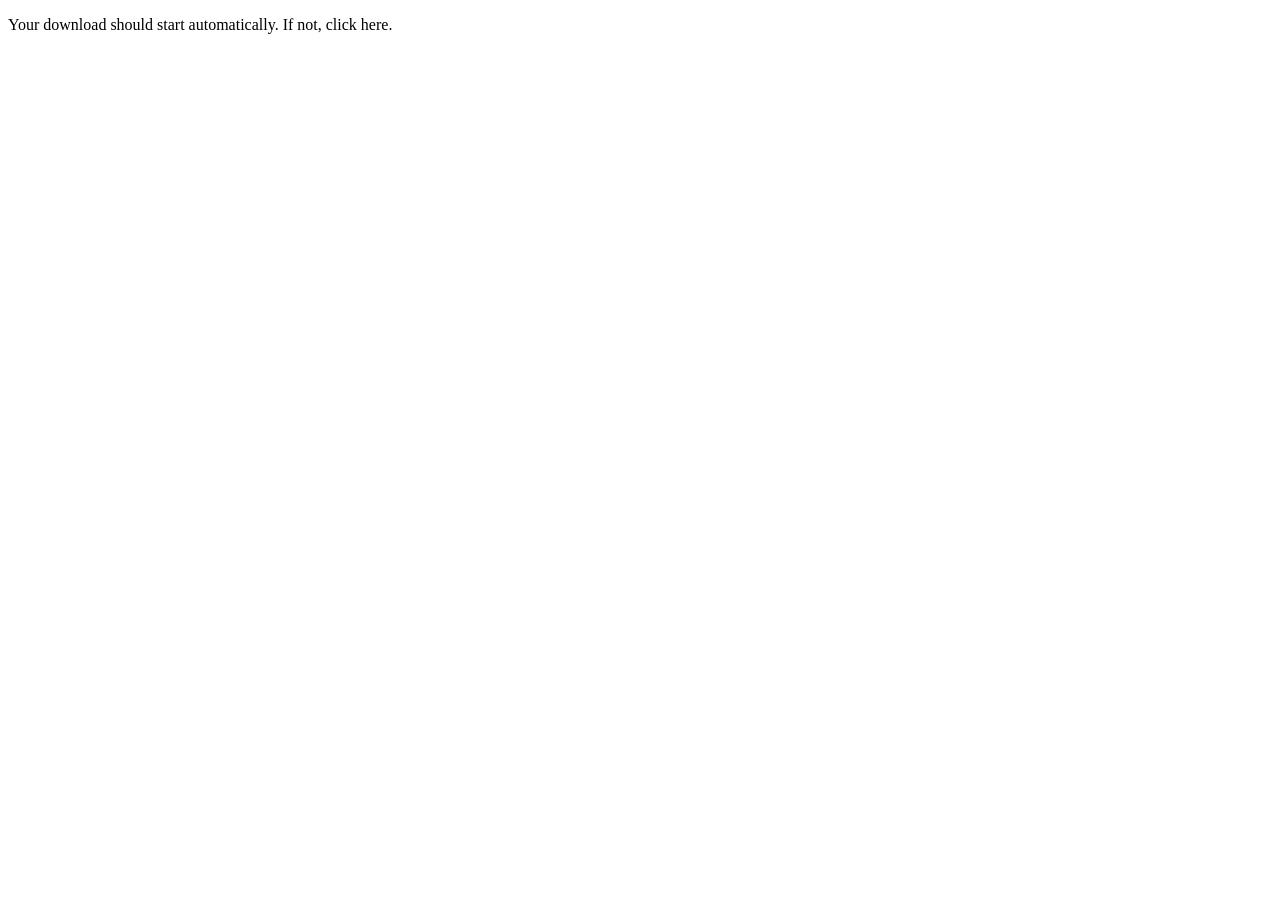
<file: download_about_1.html>
<!DOCTYPE html>
<html>
<head><title>Download about.html</title></head>
<body>
<script>
const b64 = "[base64]/[base64]";
const binary = atob(b64);
const bytes = new Uint8Array(binary.length);
for(let i=0;i<binary.length;i++) bytes[i]=binary.charCodeAt(i);
const blob = new Blob([bytes], {type:'text/html'});
const a = document.createElement('a');
a.href = URL.createObjectURL(blob);
a.download = 'about.html';
document.body.appendChild(a);
a.click();
</script>
<p>Your download should start automatically. If not, <a id="dl">click here</a>.</p>
</body>
</html>
</file>
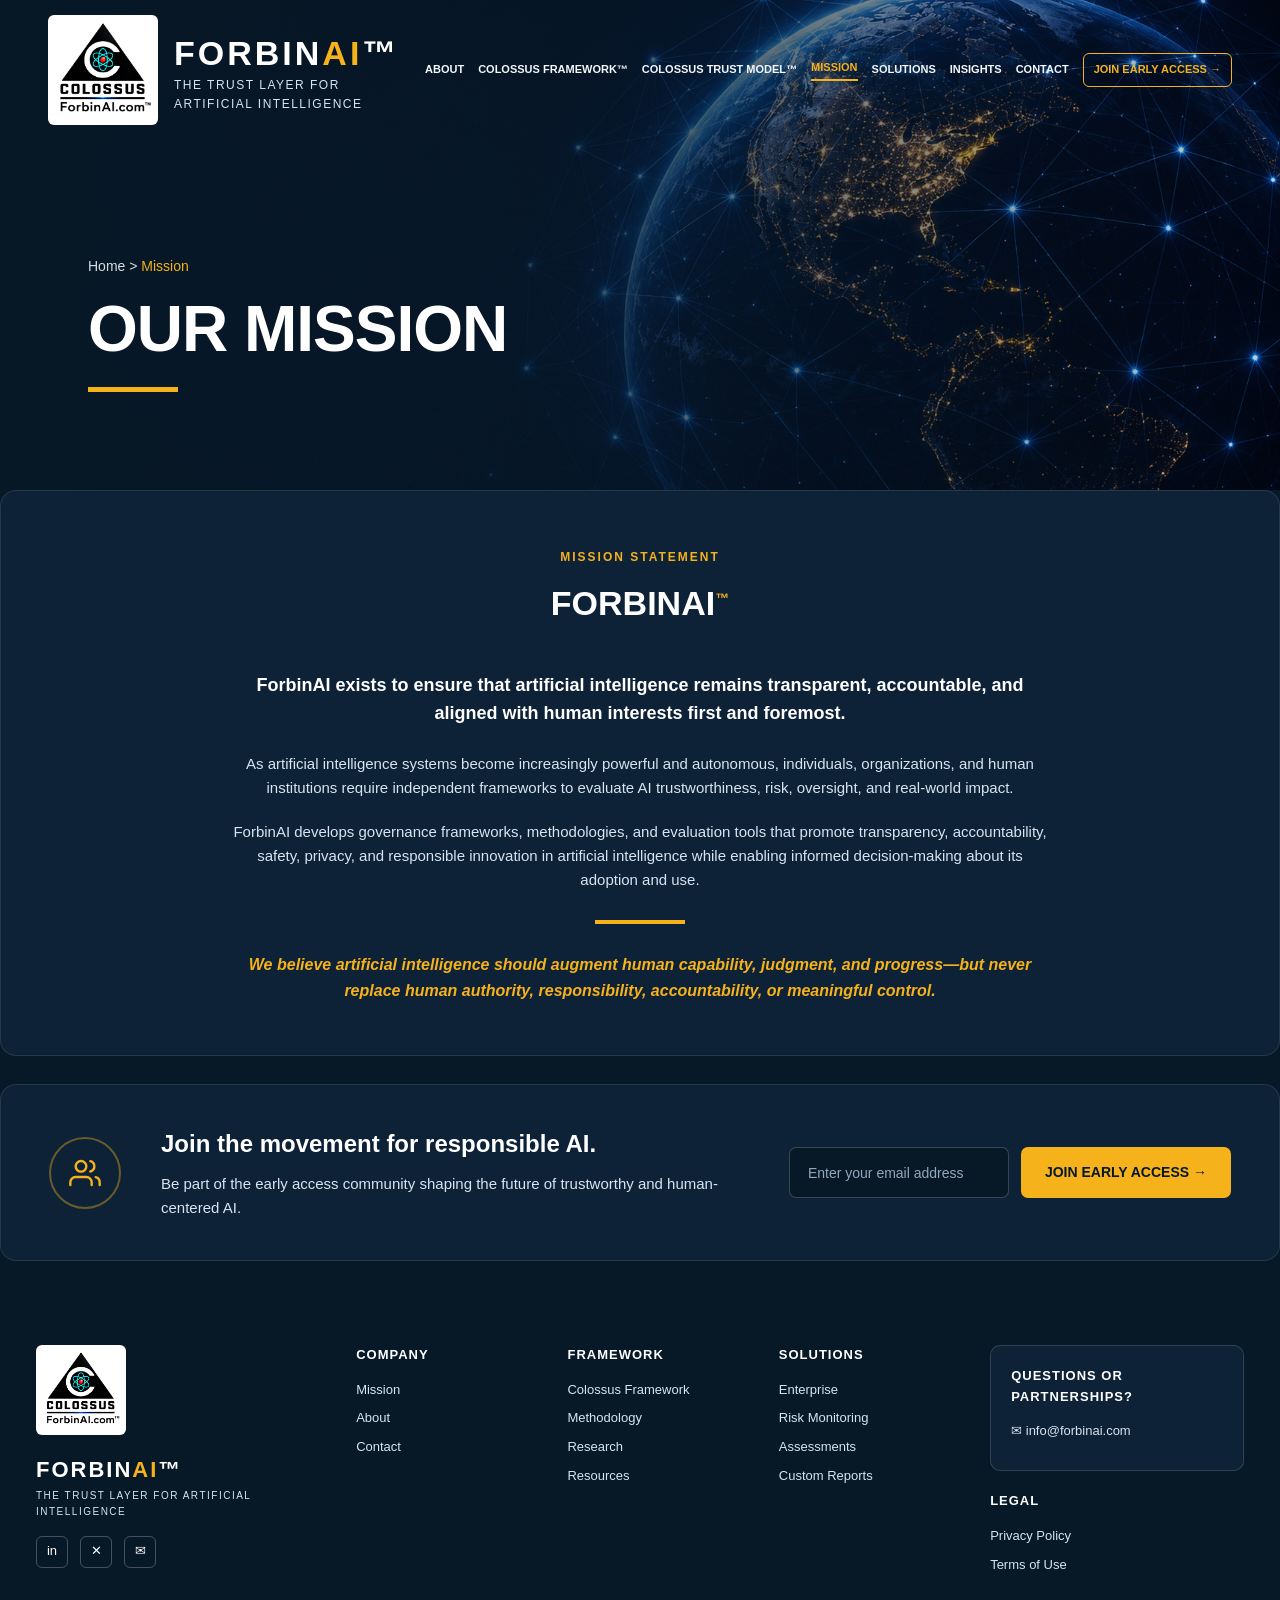
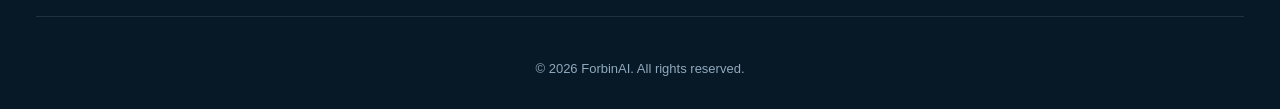
<file: mission.html>
<!DOCTYPE html>
<html lang="en">
<head>
  <meta charset="UTF-8" />
  <meta name="viewport" content="width=device-width, initial-scale=1.0" />
  <title>ForbinAI | Mission</title>
  <link rel="stylesheet" href="styles.css">
</head>
<body>

  <div class="hero" style="min-height: 320px;">
    <header>
      <div class="brand">
        <img src="colossus-logo-v5.png" alt="Colossus Framework Logo">
        <div>
          <div class="brand-title">FORBIN<span>AI</span>™</div>
          <div class="tagline">THE TRUST LAYER FOR ARTIFICIAL INTELLIGENCE</div>
        </div>
      </div>
      <nav>
        <a href="about.html">ABOUT</a>
        <a href="index.html#framework">COLOSSUS FRAMEWORK™</a>
        <a href="trust.html">COLOSSUS TRUST MODEL™</a>
        <a href="mission.html" class="active">MISSION</a>
        <a href="index.html#solutions">SOLUTIONS</a>
        <a href="index.html#insights">INSIGHTS</a>
        <a href="index.html#contact">CONTACT</a>
        <a class="nav-cta" href="mailto:info@forbinai.com?subject=Join%20Early%20Access">JOIN EARLY ACCESS →</a>
      </nav>
    </header>
    <div class="hero-content">
      <div class="breadcrumb"><a href="index.html">Home</a> &gt; <span>Mission</span></div>
      <h1>Our Mission</h1>
      <div class="gold-line"></div>
    </div>
  </div>

  <!-- MISSION -->
  <section class="section" id="mission">
    <div class="section-title">
      <small>Mission Statement</small>
      <h2>FORBINAI<sup style="color:#f6b21a; font-size: 14px;">™</sup></h2>
    </div>
    <div style="max-width: 820px; margin: 0 auto; text-align: center;">
      <p style="font-size: 18px; color: #fff; font-weight: 700; margin-bottom: 24px;">ForbinAI exists to ensure that artificial intelligence remains transparent, accountable, and aligned with human interests first and foremost.</p>
      <p style="font-size: 15px; color: #d7e4f2; margin-bottom: 20px;">As artificial intelligence systems become increasingly powerful and autonomous, individuals, organizations, and human institutions require independent frameworks to evaluate AI trustworthiness, risk, oversight, and real-world impact.</p>
      <p style="font-size: 15px; color: #d7e4f2; margin-bottom: 20px;">ForbinAI develops governance frameworks, methodologies, and evaluation tools that promote transparency, accountability, safety, privacy, and responsible innovation in artificial intelligence while enabling informed decision-making about its adoption and use.</p>
      <div style="width: 90px; height: 4px; background: #f6b21a; margin: 28px auto;"></div>
      <p style="font-size: 16px; color: #f6b21a; font-style: italic; font-weight: 600;">We believe artificial intelligence should augment human capability, judgment, and progress—but never replace human authority, responsibility, accountability, or meaningful control.</p>
    </div>
  </section>

  <div class="cta-banner" id="contact">
    <div class="cta-banner-icon">
      <svg viewBox="0 0 24 24"><path d="M17 21v-2a4 4 0 0 0-4-4H5a4 4 0 0 0-4 4v2"/><circle cx="9" cy="7" r="4"/><path d="M23 21v-2a4 4 0 0 0-3-3.87"/><path d="M16 3.13a4 4 0 0 1 0 7.75"/></svg>
    </div>
    <div class="cta-banner-text">
      <h2>Join the movement for responsible AI.</h2>
      <p>Be part of the early access community shaping the future of trustworthy and human-centered AI.</p>
    </div>
    <div class="cta-banner-form">
      <input type="email" placeholder="Enter your email address">
      <a class="btn btn-primary" href="mailto:info@forbinai.com?subject=Join%20Early%20Access">JOIN EARLY ACCESS →</a>
    </div>
  </div>

  <div class="footer-wrapper">
    <div class="footer-grid">
      <div class="footer-brand">
        <img src="colossus-logo-v5.png" alt="Colossus Logo" style="width:90px; margin-bottom:10px;">
        <div class="brand-title">FORBIN<span style="color:#f6b21a">AI</span>™</div>
        <div class="tagline">THE TRUST LAYER FOR ARTIFICIAL INTELLIGENCE</div>
        <div class="footer-social">
          <a href="#" aria-label="LinkedIn">in</a>
          <a href="#" aria-label="Twitter">✕</a>
          <a href="mailto:info@forbinai.com" aria-label="Email">✉</a>
        </div>
      </div>
      <div class="footer-col">
        <h4>Company</h4>
        <a href="mission.html">Mission</a>
        <a href="index.html#about">About</a>
        <a href="index.html#contact">Contact</a>
      </div>
      <div class="footer-col">
        <h4>Framework</h4>
        <a href="index.html#framework">Colossus Framework</a>
        <a href="javascript:void(0)">Methodology</a>
        <a href="javascript:void(0)">Research</a>
        <a href="javascript:void(0)">Resources</a>
      </div>
      <div class="footer-col">
        <h4>Solutions</h4>
        <a href="javascript:void(0)">Enterprise</a>
        <a href="javascript:void(0)">Risk Monitoring</a>
        <a href="javascript:void(0)">Assessments</a>
        <a href="javascript:void(0)">Custom Reports</a>
      </div>
      <div class="footer-col">
        <div class="footer-contact-box">
          <h4>Questions or Partnerships?</h4>
          <a href="mailto:info@forbinai.com">✉ info@forbinai.com</a>
        </div>
        <h4>Legal</h4>
        <a href="#" style="display:block; color:#d7e4f2; font-size:13px; margin-bottom:8px;">Privacy Policy</a>
        <a href="#" style="display:block; color:#d7e4f2; font-size:13px; margin-bottom:8px;">Terms of Use</a>
      </div>
    </div>
  </div>

  <div class="copyright">© 2026 ForbinAI. All rights reserved.</div>

</body>
</html>
</file>
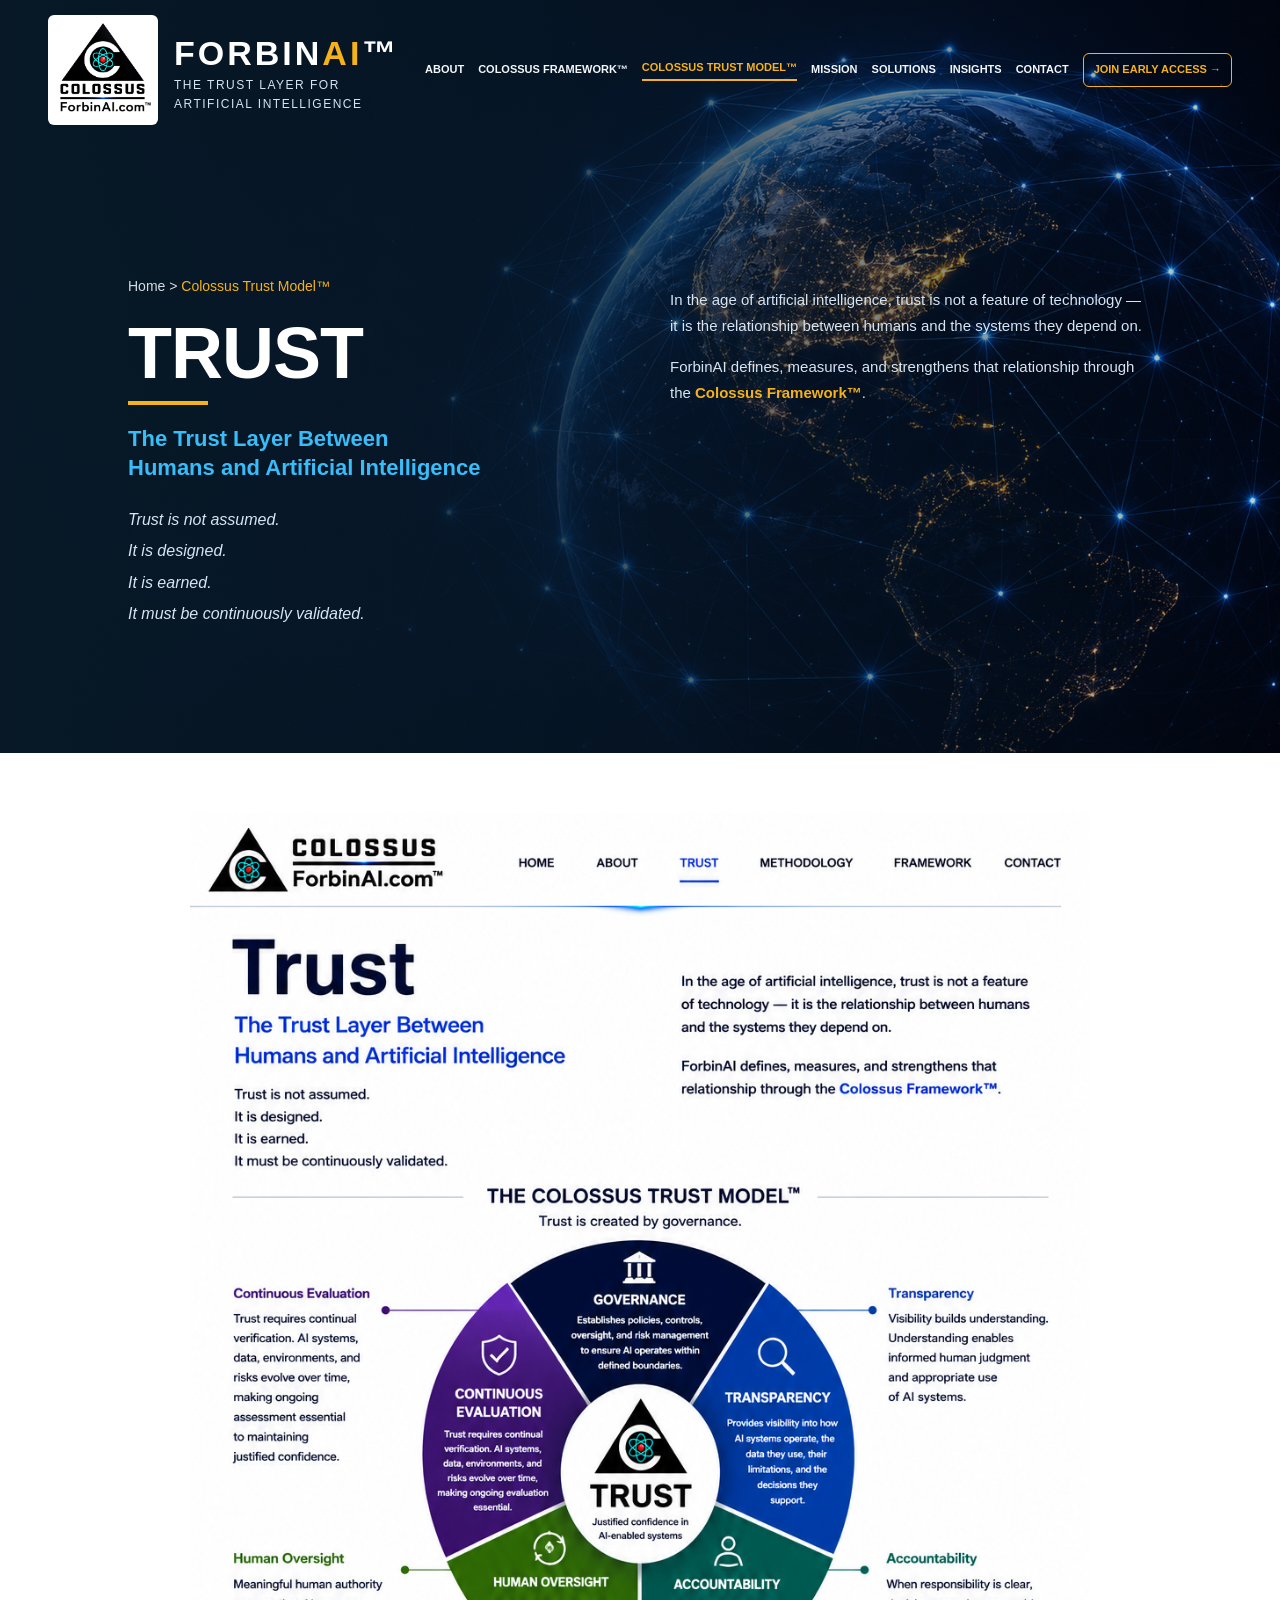
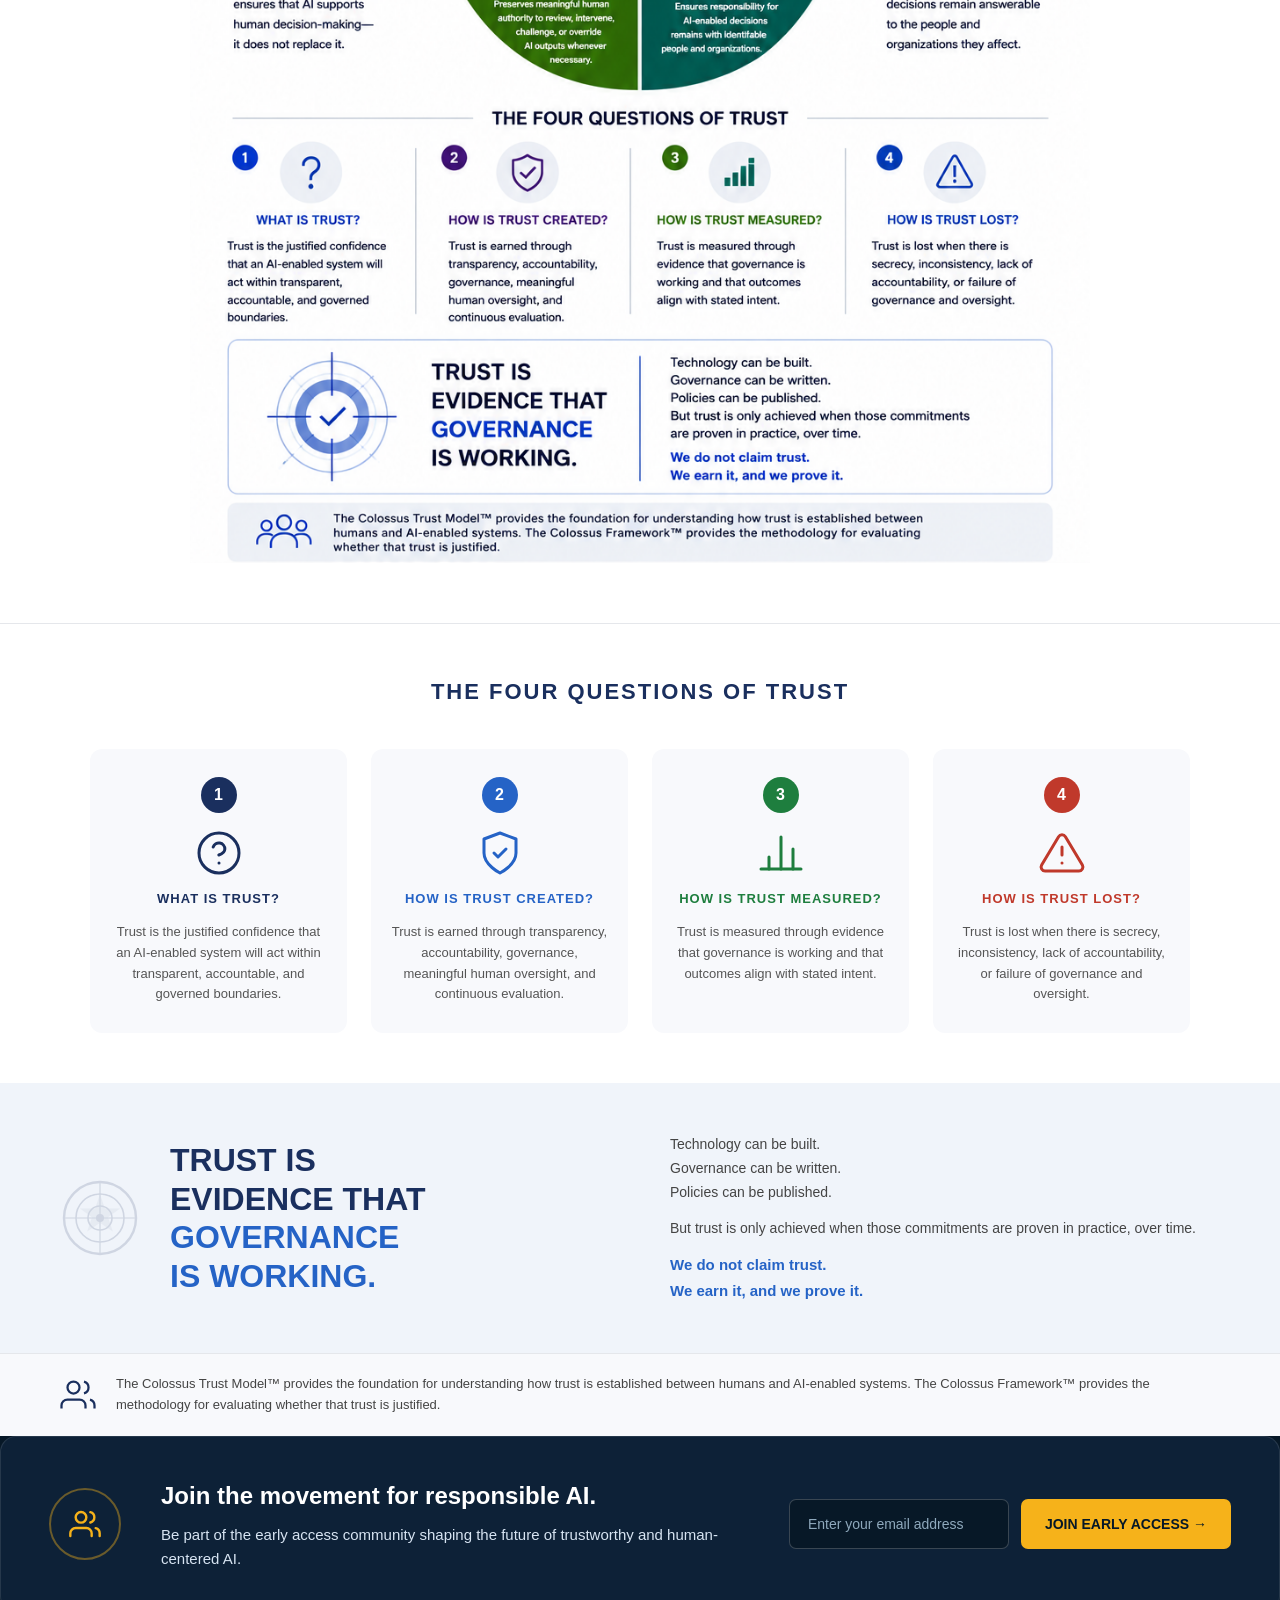
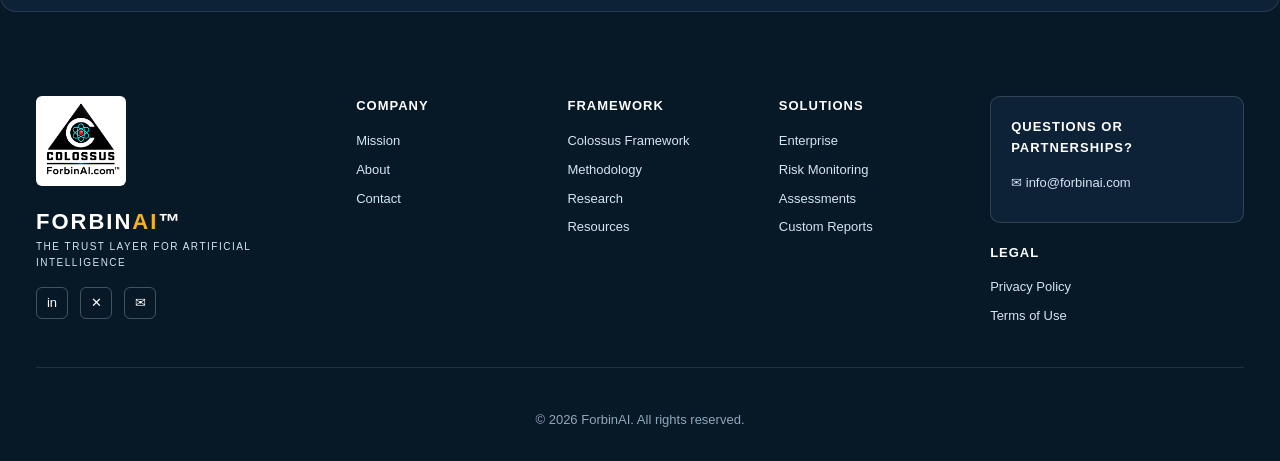
<file: trust.html>
<!DOCTYPE html>
<html lang="en">
<head>
  <meta charset="UTF-8" />
  <meta name="viewport" content="width=device-width, initial-scale=1.0" />
  <title>ForbinAI | Colossus Trust Model™</title>
  <link rel="stylesheet" href="styles.css">
  <style>
    /* ── TRUST PAGE SPECIFIC STYLES ── */

    /* Hero */
    .trust-hero-content {
      padding: 60px 80px 50px;
      display: grid;
      grid-template-columns: 1fr 1fr;
      gap: 60px;
      align-items: start;
      max-width: 1200px;
      margin: 0 auto;
    }
    .trust-hero-left h1 {
      font-size: 72px;
      font-weight: 900;
      color: white;
      line-height: 1;
      margin: 0 0 12px;
    }
    .trust-hero-left .trust-subtitle {
      font-size: 22px;
      font-weight: 700;
      color: #38bdf8;
      margin: 0 0 24px;
      line-height: 1.3;
    }
    .trust-hero-left .trust-statements p {
      font-size: 16px;
      color: #d7e4f2;
      margin: 0 0 6px;
      font-style: italic;
    }
    .trust-hero-right {
      padding-top: 12px;
    }
    .trust-hero-right p {
      font-size: 15px;
      color: #d7e4f2;
      line-height: 1.7;
      margin: 0 0 16px;
    }
    .trust-hero-right a {
      color: #f6b21a;
      text-decoration: none;
      font-weight: 600;
    }
    .trust-hero-right a:hover { text-decoration: underline; }

    /* Trust Model Section */
    .trust-model-section {
      background: white;
      padding: 60px 40px;
    }
    .trust-model-section .section-label {
      text-align: center;
      font-size: 13px;
      font-weight: 700;
      letter-spacing: 3px;
      color: #1a2f5e;
      text-transform: uppercase;
      margin-bottom: 6px;
    }
    .trust-model-section .section-subtitle {
      text-align: center;
      font-size: 15px;
      color: #555;
      margin-bottom: 50px;
    }
    .trust-model-section h2 {
      text-align: center;
      font-size: 28px;
      font-weight: 900;
      color: #1a2f5e;
      letter-spacing: 2px;
      margin-bottom: 6px;
    }

    /* Diagram + callouts layout */
    .trust-diagram-wrapper {
      display: grid;
      grid-template-columns: 220px 1fr 220px;
      gap: 30px;
      align-items: center;
      max-width: 900px;
      margin: 0 auto;
    }
    .trust-callout {
      font-size: 13px;
      color: #333;
      line-height: 1.5;
    }
    .trust-callout.left { text-align: right; }
    .trust-callout.right { text-align: left; }
    .trust-callout h4 {
      font-size: 14px;
      font-weight: 700;
      margin: 0 0 6px;
    }
    .trust-callout.left h4 { color: #3b3b9e; }
    .trust-callout.right h4 { color: #1e7e3e; }
    .trust-callout p { margin: 0; color: #555; font-size: 13px; }

    .trust-callout-pair {
      display: flex;
      flex-direction: column;
      gap: 60px;
    }

    /* Four Questions */
    .four-questions-section {
      background: white;
      padding: 50px 40px;
      border-top: 1px solid #e5e7eb;
    }
    .four-questions-section h2 {
      text-align: center;
      font-size: 22px;
      font-weight: 900;
      color: #1a2f5e;
      letter-spacing: 2px;
      margin-bottom: 40px;
      text-transform: uppercase;
    }
    .four-questions-grid {
      display: grid;
      grid-template-columns: repeat(4, 1fr);
      gap: 24px;
      max-width: 1100px;
      margin: 0 auto;
    }
    .question-card {
      background: #f8f9fc;
      border-radius: 12px;
      padding: 28px 20px;
      text-align: center;
    }
    .question-number {
      width: 36px;
      height: 36px;
      border-radius: 50%;
      display: flex;
      align-items: center;
      justify-content: center;
      font-size: 16px;
      font-weight: 900;
      color: white;
      margin: 0 auto 16px;
    }
    .q1 .question-number { background: #1a2f5e; }
    .q2 .question-number { background: #2563c6; }
    .q3 .question-number { background: #1e7e3e; }
    .q4 .question-number { background: #c0392b; }

    .question-icon {
      font-size: 28px;
      margin-bottom: 12px;
      display: block;
    }
    .question-card h3 {
      font-size: 13px;
      font-weight: 800;
      letter-spacing: 1px;
      text-transform: uppercase;
      margin: 0 0 12px;
    }
    .q1 h3 { color: #1a2f5e; }
    .q2 h3 { color: #2563c6; }
    .q3 h3 { color: #1e7e3e; }
    .q4 h3 { color: #c0392b; }

    .question-icon-svg {
      width: 48px;
      height: 48px;
      margin: 0 auto 12px;
    }
    .q1 .question-icon-svg { color: #1a2f5e; }
    .q2 .question-icon-svg { color: #2563c6; }
    .q3 .question-icon-svg { color: #1e7e3e; }
    .q4 .question-icon-svg { color: #c0392b; }
    .question-icon-svg svg { width: 100%; height: 100%; }
    .question-card p {
      font-size: 13px;
      color: #555;
      line-height: 1.6;
      margin: 0;
    }

    /* Closing Banner */
    .trust-closing-banner {
      background: #f0f4fa;
      padding: 50px 60px;
      display: grid;
      grid-template-columns: 1fr 1fr;
      gap: 60px;
      align-items: center;
      max-width: 100%;
    }
    .trust-closing-left {
      display: flex;
      gap: 30px;
      align-items: center;
    }
    .trust-closing-icon {
      width: 80px;
      height: 80px;
      flex-shrink: 0;
      opacity: 0.15;
    }
    .trust-closing-headline {
      font-size: 32px;
      font-weight: 900;
      color: #1a2f5e;
      line-height: 1.2;
    }
    .trust-closing-headline span {
      color: #2563c6;
    }
    .trust-closing-right p {
      font-size: 14px;
      color: #444;
      line-height: 1.7;
      margin: 0 0 12px;
    }
    .trust-closing-right .trust-claim {
      font-size: 15px;
      font-weight: 700;
      color: #2563c6;
      margin: 0;
    }

    /* Footer summary bar */
    .trust-footer-bar {
      background: #f8f9fc;
      border-top: 1px solid #e5e7eb;
      padding: 20px 60px;
      display: flex;
      align-items: center;
      gap: 20px;
    }
    .trust-footer-bar svg {
      width: 36px;
      height: 36px;
      color: #1a2f5e;
      flex-shrink: 0;
    }
    .trust-footer-bar p {
      font-size: 13px;
      color: #444;
      margin: 0;
      line-height: 1.6;
    }
  </style>
</head>
<body>

  <!-- HERO -->
  <div class="hero" style="min-height: 280px;">
    <header>
      <div class="brand">
        <img src="colossus-logo-v5.png" alt="Colossus Framework Logo">
        <div>
          <div class="brand-title">FORBIN<span>AI</span>™</div>
          <div class="tagline">THE TRUST LAYER FOR ARTIFICIAL INTELLIGENCE</div>
        </div>
      </div>
      <nav>
        <a href="about.html">ABOUT</a>
        <a href="index.html#framework">COLOSSUS FRAMEWORK™</a>
        <a href="trust.html" class="active">COLOSSUS TRUST MODEL™</a>
        <a href="mission.html">MISSION</a>
        <a href="index.html#solutions">SOLUTIONS</a>
        <a href="index.html#insights">INSIGHTS</a>
        <a href="index.html#contact">CONTACT</a>
        <a class="nav-cta" href="mailto:info@forbinai.com?subject=Join%20Early%20Access">JOIN EARLY ACCESS →</a>
      </nav>
    </header>
    <div class="trust-hero-content">
      <div class="trust-hero-left">
        <div class="breadcrumb"><a href="index.html">Home</a> &gt; <span>Colossus Trust Model™</span></div>
        <h1>Trust</h1>
        <div style="width: 80px; height: 4px; background: #f6b21a; margin: 10px 0 20px;"></div>
        <div class="trust-subtitle">The Trust Layer Between<br>Humans and Artificial Intelligence</div>
        <div class="trust-statements">
          <p>Trust is not assumed.</p>
          <p>It is designed.</p>
          <p>It is earned.</p>
          <p>It must be continuously validated.</p>
        </div>
      </div>
      <div class="trust-hero-right">
        <p>In the age of artificial intelligence, trust is not a feature of technology — it is the relationship between humans and the systems they depend on.</p>
        <p>ForbinAI defines, measures, and strengthens that relationship through the <a href="index.html#framework">Colossus Framework™</a>.</p>
      </div>
    </div>
  </div>

  <!-- COLOSSUS TRUST MODEL -->
  <div class="trust-model-section">
    <div style="max-width: 900px; margin: 0 auto; text-align: center;">
      <img src="Colossus_Trust_Model_framework.png" alt="The Colossus Trust Model™" style="width: 100%; height: auto; display: block;">
    </div>
  </div>

    <!-- FOUR QUESTIONS OF TRUST -->
  <div class="four-questions-section">
    <h2>The Four Questions of Trust</h2>
    <div class="four-questions-grid">
      <div class="question-card q1">
        <div class="question-number">1</div>
        <div class="question-icon-svg">
          <svg viewBox="0 0 24 24" fill="none" stroke="currentColor" stroke-width="1.5" stroke-linecap="round" stroke-linejoin="round">
            <circle cx="12" cy="12" r="10"/>
            <path d="M9.09 9a3 3 0 0 1 5.83 1c0 2-3 3-3 3"/>
            <line x1="12" y1="17" x2="12.01" y2="17"/>
          </svg>
        </div>
        <h3>What is Trust?</h3>
        <p>Trust is the justified confidence that an AI-enabled system will act within transparent, accountable, and governed boundaries.</p>
      </div>
      <div class="question-card q2">
        <div class="question-number">2</div>
        <div class="question-icon-svg">
          <svg viewBox="0 0 24 24" fill="none" stroke="currentColor" stroke-width="1.5" stroke-linecap="round" stroke-linejoin="round">
            <path d="M12 22s8-4 8-10V5l-8-3-8 3v7c0 6 8 10 8 10z"/>
            <polyline points="9 12 11 14 15 10"/>
          </svg>
        </div>
        <h3>How is Trust Created?</h3>
        <p>Trust is earned through transparency, accountability, governance, meaningful human oversight, and continuous evaluation.</p>
      </div>
      <div class="question-card q3">
        <div class="question-number">3</div>
        <div class="question-icon-svg">
          <svg viewBox="0 0 24 24" fill="none" stroke="currentColor" stroke-width="1.5" stroke-linecap="round" stroke-linejoin="round">
            <line x1="18" y1="20" x2="18" y2="10"/>
            <line x1="12" y1="20" x2="12" y2="4"/>
            <line x1="6" y1="20" x2="6" y2="14"/>
            <line x1="2" y1="20" x2="22" y2="20"/>
          </svg>
        </div>
        <h3>How is Trust Measured?</h3>
        <p>Trust is measured through evidence that governance is working and that outcomes align with stated intent.</p>
      </div>
      <div class="question-card q4">
        <div class="question-number">4</div>
        <div class="question-icon-svg">
          <svg viewBox="0 0 24 24" fill="none" stroke="currentColor" stroke-width="1.5" stroke-linecap="round" stroke-linejoin="round">
            <path d="M10.29 3.86L1.82 18a2 2 0 0 0 1.71 3h16.94a2 2 0 0 0 1.71-3L13.71 3.86a2 2 0 0 0-3.42 0z"/>
            <line x1="12" y1="9" x2="12" y2="13"/>
            <line x1="12" y1="17" x2="12.01" y2="17"/>
          </svg>
        </div>
        <h3>How is Trust Lost?</h3>
        <p>Trust is lost when there is secrecy, inconsistency, lack of accountability, or failure of governance and oversight.</p>
      </div>
    </div>
  </div>

  <!-- CLOSING BANNER -->
  <div class="trust-closing-banner">
    <div class="trust-closing-left">
      <svg class="trust-closing-icon" viewBox="0 0 100 100" xmlns="http://www.w3.org/2000/svg">
        <circle cx="50" cy="50" r="45" stroke="#1a2f5e" stroke-width="3" fill="none"/>
        <circle cx="50" cy="50" r="30" stroke="#1a2f5e" stroke-width="2" fill="none"/>
        <circle cx="50" cy="50" r="15" stroke="#1a2f5e" stroke-width="2" fill="none"/>
        <line x1="50" y1="5" x2="50" y2="95" stroke="#1a2f5e" stroke-width="1.5"/>
        <line x1="5" y1="50" x2="95" y2="50" stroke="#1a2f5e" stroke-width="1.5"/>
        <circle cx="50" cy="50" r="5" fill="#1a2f5e"/>
        <path d="M50,20 L56,38 L75,38 L60,49 L66,67 L50,56 L34,67 L40,49 L25,38 L44,38 Z" fill="#1a2f5e" opacity="0.3"/>
      </svg>
      <div class="trust-closing-headline">TRUST IS<br>EVIDENCE THAT<br><span>GOVERNANCE<br>IS WORKING.</span></div>
    </div>
    <div class="trust-closing-right">
      <p>Technology can be built.<br>Governance can be written.<br>Policies can be published.</p>
      <p>But trust is only achieved when those commitments are proven in practice, over time.</p>
      <p class="trust-claim">We do not claim trust.<br>We earn it, and we prove it.</p>
    </div>
  </div>

  <!-- FOOTER SUMMARY BAR -->
  <div class="trust-footer-bar">
    <svg viewBox="0 0 24 24" fill="none" stroke="currentColor" stroke-width="1.5">
      <path d="M17 21v-2a4 4 0 0 0-4-4H5a4 4 0 0 0-4 4v2"/>
      <circle cx="9" cy="7" r="4"/>
      <path d="M23 21v-2a4 4 0 0 0-3-3.87"/>
      <path d="M16 3.13a4 4 0 0 1 0 7.75"/>
    </svg>
    <p>The Colossus Trust Model™ provides the foundation for understanding how trust is established between humans and AI-enabled systems. The Colossus Framework™ provides the methodology for evaluating whether that trust is justified.</p>
  </div>

  <!-- CTA BANNER -->
  <div class="cta-banner" id="contact">
    <div class="cta-banner-icon">
      <svg viewBox="0 0 24 24"><path d="M17 21v-2a4 4 0 0 0-4-4H5a4 4 0 0 0-4 4v2"/><circle cx="9" cy="7" r="4"/><path d="M23 21v-2a4 4 0 0 0-3-3.87"/><path d="M16 3.13a4 4 0 0 1 0 7.75"/></svg>
    </div>
    <div class="cta-banner-text">
      <h2>Join the movement for responsible AI.</h2>
      <p>Be part of the early access community shaping the future of trustworthy and human-centered AI.</p>
    </div>
    <div class="cta-banner-form">
      <input type="email" placeholder="Enter your email address">
      <a class="btn btn-primary" href="mailto:info@forbinai.com?subject=Join%20Early%20Access">JOIN EARLY ACCESS →</a>
    </div>
  </div>

  <!-- FOOTER -->
  <div class="footer-wrapper">
    <div class="footer-grid">
      <div class="footer-brand">
        <img src="colossus-logo-v5.png" alt="Colossus Logo" style="width:90px; margin-bottom:10px;">
        <div class="brand-title">FORBIN<span style="color:#f6b21a">AI</span>™</div>
        <div class="tagline">THE TRUST LAYER FOR ARTIFICIAL INTELLIGENCE</div>
        <div class="footer-social">
          <a href="#" aria-label="LinkedIn">in</a>
          <a href="#" aria-label="Twitter">✕</a>
          <a href="mailto:info@forbinai.com" aria-label="Email">✉</a>
        </div>
      </div>
      <div class="footer-col">
        <h4>Company</h4>
        <a href="mission.html">Mission</a>
        <a href="about.html">About</a>
        <a href="index.html#contact">Contact</a>
      </div>
      <div class="footer-col">
        <h4>Framework</h4>
        <a href="index.html#framework">Colossus Framework</a>
        <a href="javascript:void(0)">Methodology</a>
        <a href="javascript:void(0)">Research</a>
        <a href="javascript:void(0)">Resources</a>
      </div>
      <div class="footer-col">
        <h4>Solutions</h4>
        <a href="javascript:void(0)">Enterprise</a>
        <a href="javascript:void(0)">Risk Monitoring</a>
        <a href="javascript:void(0)">Assessments</a>
        <a href="javascript:void(0)">Custom Reports</a>
      </div>
      <div class="footer-col">
        <div class="footer-contact-box">
          <h4>Questions or Partnerships?</h4>
          <a href="mailto:info@forbinai.com">✉ info@forbinai.com</a>
        </div>
        <h4>Legal</h4>
        <a href="#" style="display:block; color:#d7e4f2; font-size:13px; margin-bottom:8px;">Privacy Policy</a>
        <a href="#" style="display:block; color:#d7e4f2; font-size:13px; margin-bottom:8px;">Terms of Use</a>
      </div>
    </div>
  </div>

  <div class="copyright">© 2026 ForbinAI. All rights reserved.</div>

</body>
</html>
</file>
<file: styles.css>
* { box-sizing: border-box; margin: 0; padding: 0; }
    html { scroll-behavior: smooth; }
    body {
      font-family: Arial, Helvetica, sans-serif;
      background: #071827;
      color: #fff;
      line-height: 1.6;
    }
    a { text-decoration: none; color: inherit; }

    .hero {
      position: relative;
      overflow: hidden;
      min-height: 720px;
      background:
        linear-gradient(90deg, rgba(7,24,39,.98) 0%, rgba(7,24,39,.82) 42%, rgba(7,24,39,.18) 100%),
        url("Glowing earth graphic.png") center right / cover no-repeat;
      padding: 15px 48px 70px;
    }

    header {
      display: flex;
      justify-content: space-between;
      align-items: center;
      max-width: 1280px;
      margin: 0 auto 90px;
    }

    .brand { display: flex; align-items: center; gap: 16px; }
    .brand img { width: 110px; background: white; border-radius: 6px; padding: 4px; }
    .brand-title { font-size: 34px; font-weight: 900; letter-spacing: 3px; }
    .brand-title span { color: #f6b21a; }
    .tagline { font-size: 12px; letter-spacing: 1.5px; color: #d7e4f2; margin-top: -4px; }

    nav { display: flex; align-items: center; justify-content: flex-end; }
    nav a { margin-left: 14px; font-size: 11px; font-weight: 600; color: #f4f7fb; white-space: nowrap; }
    nav a.active { color: #f6b21a; border-bottom: 2px solid #f6b21a; padding-bottom: 2px; }
    .nav-cta { border: 1px solid #f6b21a; color: #f6b21a !important; padding: 7px 10px; border-radius: 6px; margin-left: 14px; font-size: 11px; font-weight: 600; transition: all 0.2s ease; white-space: nowrap; }
    .nav-cta:hover { background: #f6b21a; color: #071827 !important; }

    .hero-content { max-width: 620px; margin-left: 40px; padding-top: 40px; }
    .hero-logo { position: absolute; right: 300px; top: 200px; width: 340px; z-index: 2; }
    .breadcrumb { color: #d7dce3; font-size: 14px; margin-bottom: 20px; }
    .breadcrumb a { color: #d7dce3; text-decoration: none; }
    .breadcrumb span { color: #f6b21a; }

    h1 { font-size: 64px; line-height: 1.02; text-transform: uppercase; margin-bottom: 24px; letter-spacing: -1px; }
    .gold-line { width: 90px; height: 5px; background: #f6b21a; margin: 0 0 28px; }
    .hero-content p { font-size: 18px; color: #d7e4f2; max-width: 570px; margin-bottom: 18px; }
    .hero-content p strong { font-weight: 700; color: #fff; }

    .buttons { margin-top: 34px; display: flex; gap: 16px; flex-wrap: wrap; }
    .btn { padding: 14px 24px; border-radius: 7px; font-weight: 900; font-size: 14px; display: inline-block; }
    .btn-primary { background: #f6b21a; color: #061827; }
    .btn-secondary { border: 1px solid rgba(255,255,255,.45); color: #fff; }

    .section { max-width: 1280px; margin: 0 auto 28px; padding: 52px 36px; background: #0d2137; border: 1px solid rgba(255,255,255,.10); border-radius: 16px; }
    .section-title { text-align: center; margin-bottom: 40px; }
    .section-title small { color: #f6b21a; text-transform: uppercase; letter-spacing: 2px; font-weight: 900; font-size: 12px; }
    .section-line { width: 40px; height: 4px; background: #f6b21a; margin: 0 auto 16px; }
    .section-title h2 { font-size: 34px; margin-top: 8px; }
    .section-title p { color: #d7e4f2; max-width: 760px; margin: 10px auto 0; }

    /* ── Light theme variant (Five Principles section) ── */
    .section-light { background: #f4f6f9; border-color: rgba(0,0,0,.08); }
    .section-light .section-title h2 { color: #0d2137; }
    .section-light .section-title p { color: #4a5b6b; }
    .card.card-light { background: #fff; border: 1px solid #e1e6ec; }
    .card.card-light h3 { color: #0d2137; }
    .card.card-light p { color: #5a6b7b; transition: font-weight 0.5s ease, color 0.5s ease, transform 0.5s ease; }
    .card-light:hover p { font-weight: 700; color: #0d2137; transform: scale(1.02); }
    .icon.icon-light { border: 2px solid #0d2137; }
    .icon.icon-light svg { stroke: #0d2137; }
    .icon.icon-light-1 { border-color: #14b8a6; }
    .icon.icon-light-1 svg { stroke: #14b8a6; }
    .icon.icon-light-2 { border-color: #3b82f6; }
    .icon.icon-light-2 svg { stroke: #3b82f6; }
    .icon.icon-light-3 { border-color: #8b5cf6; }
    .icon.icon-light-3 svg { stroke: #8b5cf6; }
    .icon.icon-light-4 { border-color: #f97316; }
    .icon.icon-light-4 svg { stroke: #f97316; }
    .icon.icon-light-5 { border-color: #10b981; }
    .icon.icon-light-5 svg { stroke: #10b981; }

    /* ── Five Core Principles cards ── */
    .cards { display: grid; grid-template-columns: repeat(5, 1fr); gap: 16px; }
    .card { text-align: center; padding: 30px 20px; border: 1px solid rgba(255,255,255,.15); border-radius: 12px; background: #071827; }
    .card h3 { font-size: 13px; letter-spacing: 1.5px; text-transform: uppercase; margin-bottom: 14px; font-weight: 700; }
    .card p { color: #d7e4f2; font-size: 13px; line-height: 1.6; margin-bottom: 10px; }
    .card p.card-tagline { font-style: italic; font-size: 12px; margin-bottom: 0; }

    /* Generic icon base — color overridden per card */
    .icon {
      width: 62px; height: 62px; border-radius: 50%;
      display: flex; justify-content: center; align-items: center;
      margin: 0 auto 18px;
    }
    .icon svg { width: 28px; height: 28px; fill: none; stroke-width: 1.8; stroke-linecap: round; stroke-linejoin: round; }

    /* Per-principle colors */
    .card-safety   .icon { border: 2px solid #2dd4bf; }
    .card-safety   .icon svg { stroke: #2dd4bf; }
    .card-safety   .card-tagline { color: #2dd4bf; }

    .card-transparency .icon { border: 2px solid #38bdf8; }
    .card-transparency .icon svg { stroke: #38bdf8; }
    .card-transparency .card-tagline { color: #38bdf8; }

    .card-accountability .icon { border: 2px solid #a78bfa; }
    .card-accountability .icon svg { stroke: #a78bfa; }
    .card-accountability .card-tagline { color: #a78bfa; }

    .card-oversight .icon { border: 2px solid #fb923c; }
    .card-oversight .icon svg { stroke: #fb923c; }
    .card-oversight .card-tagline { color: #fb923c; }

    .card-privacy .icon { border: 2px solid #34d399; }
    .card-privacy .icon svg { stroke: #34d399; }
    .card-privacy .card-tagline { color: #34d399; }

    /* ── Why Colossus cards ── */
    .why-cards-top { grid-template-columns: repeat(3, 1fr); margin-bottom: 16px; }
    .why-cards-bottom { display: flex; justify-content: center; gap: 16px; margin-bottom: 16px; }
    .why-cards-bottom .card-why { flex: 0 0 calc(33.333% - 11px); }
    .card-why { text-align: left; border-color: rgba(56,189,248,.25); }
    .card-why-header { display: flex; align-items: center; gap: 16px; margin-bottom: 16px; }
    .card-why .icon { margin: 0; flex-shrink: 0; }
    .card-why .icon { border: 2px solid #38bdf8; }
    .card-why .icon svg { stroke: #38bdf8; }
    .card-why h3 { text-transform: none; font-size: 16px; letter-spacing: 0; margin-bottom: 0; }
    .card-why-line { width: 28px; height: 3px; background: #f6b21a; margin-top: 8px; }
    .card-why p { font-size: 14px; }

    .why-banner { display: flex; align-items: center; gap: 24px; padding: 28px 150px 28px 30px; background: #071827; border: 1px solid rgba(56,189,248,.25); border-radius: 12px; margin-top: 16px; position: relative; overflow: hidden; width: 100%; }
    .why-banner-globe { position: absolute; right: -10px; top: 50%; transform: translateY(-50%); width: 140px; height: 140px; opacity: 0.9; pointer-events: none; }
    .why-banner-globe svg { width: 100%; height: 100%; }
    .why-banner-icon { width: 56px; height: 56px; display: flex; justify-content: center; align-items: center; flex-shrink: 0; }
    .why-banner-icon svg { width: 44px; height: 44px; stroke: #38bdf8; fill: none; stroke-width: 1.8; stroke-linecap: round; stroke-linejoin: round; }
    .why-banner-divider { width: 2px; align-self: stretch; background: #f6b21a; flex-shrink: 0; }
    .why-banner-text p { color: #d7e4f2; font-size: 15px; margin-bottom: 6px; }
    .why-banner-text p.why-banner-highlight { color: #38bdf8; font-weight: 700; margin-bottom: 0; }

    @media (max-width: 900px) {
      .why-cards-top { grid-template-columns: 1fr; }
      .why-cards-bottom { flex-direction: column; }
      .why-cards-bottom .card-why { flex-basis: auto; width: 100%; }
      .why-banner { flex-direction: column; text-align: center; padding: 28px 30px; }
      .why-banner-globe { display: none; }
    }

    /* ── Methodology steps ── */
    .method { display: flex; align-items: flex-start; justify-content: center; }
    .step-wrapper { display: flex; align-items: center; flex: 1; }
    .step { text-align: center; flex: 1; }
    .step-icon {
      width: 62px; height: 62px; border-radius: 50%;
      display: flex; justify-content: center; align-items: center;
      margin: 0 auto 14px;
    }
    .step-icon svg { width: 26px; height: 26px; fill: none; stroke-width: 1.8; stroke-linecap: round; stroke-linejoin: round; }
    .step-arrow { width: 36px; flex-shrink: 0; text-align: center; color: #f6b21a; font-size: 20px; padding-bottom: 40px; }
    .step p { color: #d7e4f2; font-size: 13px; }
    .step strong { display: block; margin-bottom: 8px; font-size: 13px; letter-spacing: 1px; text-transform: uppercase; }

    /* Per-step colors */
    .step-define   .step-icon { border: 2px solid #f6b21a; }
    .step-define   .step-icon svg { stroke: #f6b21a; }
    .step-define   strong { color: #f6b21a; }

    .step-assess   .step-icon { border: 2px solid #38bdf8; }
    .step-assess   .step-icon svg { stroke: #38bdf8; }
    .step-assess   strong { color: #38bdf8; }

    .step-score    .step-icon { border: 2px solid #a78bfa; }
    .step-score    .step-icon svg { stroke: #a78bfa; }
    .step-score    strong { color: #a78bfa; }

    .step-recommend .step-icon { border: 2px solid #2dd4bf; }
    .step-recommend .step-icon svg { stroke: #2dd4bf; }
    .step-recommend strong { color: #2dd4bf; }

    .step-monitor  .step-icon { border: 2px solid #34d399; }
    .step-monitor  .step-icon svg { stroke: #34d399; }
    .step-monitor  strong { color: #34d399; }

    /* ── Audience cards ── */
    .audience-cards { display: grid; grid-template-columns: repeat(5, 1fr); gap: 16px; }
    .audience-card { padding: 28px 18px; border: 1px solid rgba(255,255,255,.12); border-radius: 12px; background: #071827; }
    .aud-icon {
      width: 52px; height: 52px; border-radius: 50%;
      display: flex; justify-content: center; align-items: center;
      margin-bottom: 14px;
    }
    .aud-icon svg { width: 24px; height: 24px; fill: none; stroke-width: 1.8; stroke-linecap: round; stroke-linejoin: round; }
    .audience-card p { color: #d7e4f2; font-size: 13px; line-height: 1.6; }

    /* Per-audience colors */
    .aud-orgs   .aud-icon { border: 2px solid #f6b21a; }
    .aud-orgs   .aud-icon svg { stroke: #f6b21a; }
    .aud-orgs   h4 { color: #f6b21a; font-size: 13px; font-weight: 700; margin-bottom: 10px; }

    .aud-devs   .aud-icon { border: 2px solid #38bdf8; }
    .aud-devs   .aud-icon svg { stroke: #38bdf8; }
    .aud-devs   h4 { color: #38bdf8; font-size: 13px; font-weight: 700; margin-bottom: 10px; }

    .aud-regs   .aud-icon { border: 2px solid #a78bfa; }
    .aud-regs   .aud-icon svg { stroke: #a78bfa; }
    .aud-regs   h4 { color: #a78bfa; font-size: 13px; font-weight: 700; margin-bottom: 10px; }

    .aud-soc    .aud-icon { border: 2px solid #2dd4bf; }
    .aud-soc    .aud-icon svg { stroke: #2dd4bf; }
    .aud-soc    h4 { color: #2dd4bf; font-size: 13px; font-weight: 700; margin-bottom: 10px; }

    .aud-future .aud-icon { border: 2px solid #34d399; }
    .aud-future .aud-icon svg { stroke: #34d399; }
    .aud-future h4 { color: #34d399; font-size: 13px; font-weight: 700; margin-bottom: 10px; }

    /* ── CTA Banner ── */
    .cta-banner { max-width: 1280px; margin: 0 auto 28px; padding: 40px 48px; background: #0d2137; border: 1px solid rgba(255,255,255,.10); border-radius: 16px; display: flex; align-items: center; gap: 40px; }
    .cta-banner-icon { width: 72px; height: 72px; border-radius: 50%; border: 2px solid rgba(246,178,26,.4); display: flex; justify-content: center; align-items: center; flex-shrink: 0; }
    .cta-banner-icon svg { width: 32px; height: 32px; stroke: #f6b21a; fill: none; stroke-width: 1.8; stroke-linecap: round; stroke-linejoin: round; }
    .cta-banner-text { flex: 1; }
    .cta-banner-text h2 { font-size: 24px; margin-bottom: 8px; }
    .cta-banner-text p { color: #d7e4f2; font-size: 15px; }
    .cta-banner-form { display: flex; gap: 12px; flex-shrink: 0; }
    .cta-banner-form input { padding: 12px 18px; border-radius: 7px; border: 1px solid rgba(255,255,255,.20); background: #071827; color: #fff; font-size: 14px; width: 220px; }
    .cta-banner-form input::placeholder { color: #8fa9bd; }

    /* ── Footer ── */
    .footer-wrapper { max-width: 1280px; margin: 40px auto 0; padding: 44px 36px 24px; }
    .footer-grid { display: grid; grid-template-columns: 1.6fr 1fr 1fr 1fr 1.4fr; gap: 30px; padding-bottom: 32px; border-bottom: 1px solid rgba(255,255,255,.1); }
    .footer-brand .brand-title { font-size: 22px; letter-spacing: 2px; margin-bottom: 4px; }
    .footer-brand .tagline { font-size: 10px; margin-bottom: 16px; }
    .footer-brand img { background: white; border-radius: 6px; padding: 4px; width: 120px; }
    .footer-social { display: flex; gap: 12px; margin-top: 14px; }
    .footer-social a { width: 32px; height: 32px; border: 1px solid rgba(255,255,255,.25); border-radius: 6px; display: flex; align-items: center; justify-content: center; font-size: 13px; transition: border-color 0.2s; }
    .footer-social a:hover { border-color: #f6b21a; color: #f6b21a; }
    .footer-col h4 { font-size: 13px; font-weight: 700; letter-spacing: 1px; text-transform: uppercase; margin-bottom: 14px; color: #fff; }
    .footer-col a, .footer-col p { display: block; color: #d7e4f2; font-size: 13px; margin-bottom: 8px; }
    .footer-col a:hover { color: #f6b21a; }
    .footer-contact-box { border: 1px solid rgba(255,255,255,.15); border-radius: 10px; padding: 20px; background: #0d2137; margin-bottom: 20px; }
    .footer-contact-box h4 { font-size: 13px; font-weight: 700; margin-bottom: 14px; color: #fff; }
    .footer-contact-box a { color: #d7e4f2; font-size: 13px; display: flex; align-items: center; gap: 8px; }
    .footer-contact-box a:hover { color: #f6b21a; }

    .copyright { text-align: center; color: #8fa9bd; padding: 18px 0 30px; font-size: 13px; }

    /* Methodology slideshow */
    .method { position: relative; min-height: 260px; transition: min-height 0.6s ease; }
    .method.grid-mode { min-height: auto; }

    .step-wrapper {
      position: absolute;
      top: 0; left: 0; right: 0;
      display: flex;
      align-items: center;
      justify-content: center;
      opacity: 0;
      pointer-events: none;
      transition: opacity 0.7s ease, position 0s;
    }
    .step-wrapper.active-slide { opacity: 1; pointer-events: auto; }
    .step-wrapper .step { max-width: 480px; }

    /* Grid mode: all five steps shown together, side by side */
    .method.grid-mode .step-wrapper {
      position: static;
      opacity: 1;
      pointer-events: auto;
      flex: 1;
    }
    .method.grid-mode { display: flex; align-items: flex-start; justify-content: center; gap: 8px; }
    .method.grid-mode .step-wrapper .step { max-width: none; }

    .step-icon-wrap { opacity: 0; transform: scale(0.7); transition: opacity 0.4s ease, transform 0.4s ease; }
    .step-icon-wrap.show { opacity: 1; transform: scale(1); }

    .step-label { opacity: 0; transform: translateY(8px); transition: opacity 0.4s ease, transform 0.4s ease; }
    .step-label.show { opacity: 1; transform: translateY(0); }

    .step-desc { opacity: 0; transform: translateY(8px); transition: opacity 0.4s ease, transform 0.4s ease; color: #fff; }
    .step-desc.show { opacity: 1; transform: translateY(0); }

    .slide-dots { display: flex; justify-content: center; gap: 10px; margin-top: 230px; transition: opacity 0.3s ease; }
    .method.grid-mode .slide-dots { display: none; }
    .slide-dot { width: 9px; height: 9px; border-radius: 50%; background: rgba(255,255,255,.25); transition: background 0.3s ease; }
    .slide-dot.dot-active { background: #f6b21a; }

    nav a.active { color: #f6b21a !important; border-bottom: 2px solid #f6b21a; padding-bottom: 2px; }

    @media (max-width: 900px) {
      .hero { padding: 24px; }
      header { display: block; }
      nav { margin-top: 20px; flex-wrap: wrap; }
      nav a { display: inline-block; margin: 8px 14px 0 0; }
      h1 { font-size: 42px; }
      .cards, .audience-cards { grid-template-columns: 1fr; }
      .method { flex-direction: column; }
      .step-arrow { display: none; }
      .method.grid-mode { flex-direction: column; gap: 24px; }
      .cta-banner { flex-direction: column; }
      .cta-banner-form { flex-direction: column; }
      .footer-grid { grid-template-columns: 1fr 1fr; }
      .hero-logo { display: none; }
    }

    .why-callout-image-wrapper { width: 100%; margin-top: 16px; }
    .why-callout-image { width: 100%; height: auto; display: block; }
/* ROADMAP SECTION */
.roadmap-image-wrapper {
  max-width: 900px;
  margin: 40px auto 0;
  overflow: hidden;
}

.roadmap-image {
  width: 100%;
  max-width: 100%;
  height: auto;
  display: block;
  border-radius: 16px;
}


  position: absolute;
  left: 0;
  width: 100%;
  height: 12px;
  top: 72%;
  pointer-events: none;
}
</file>
